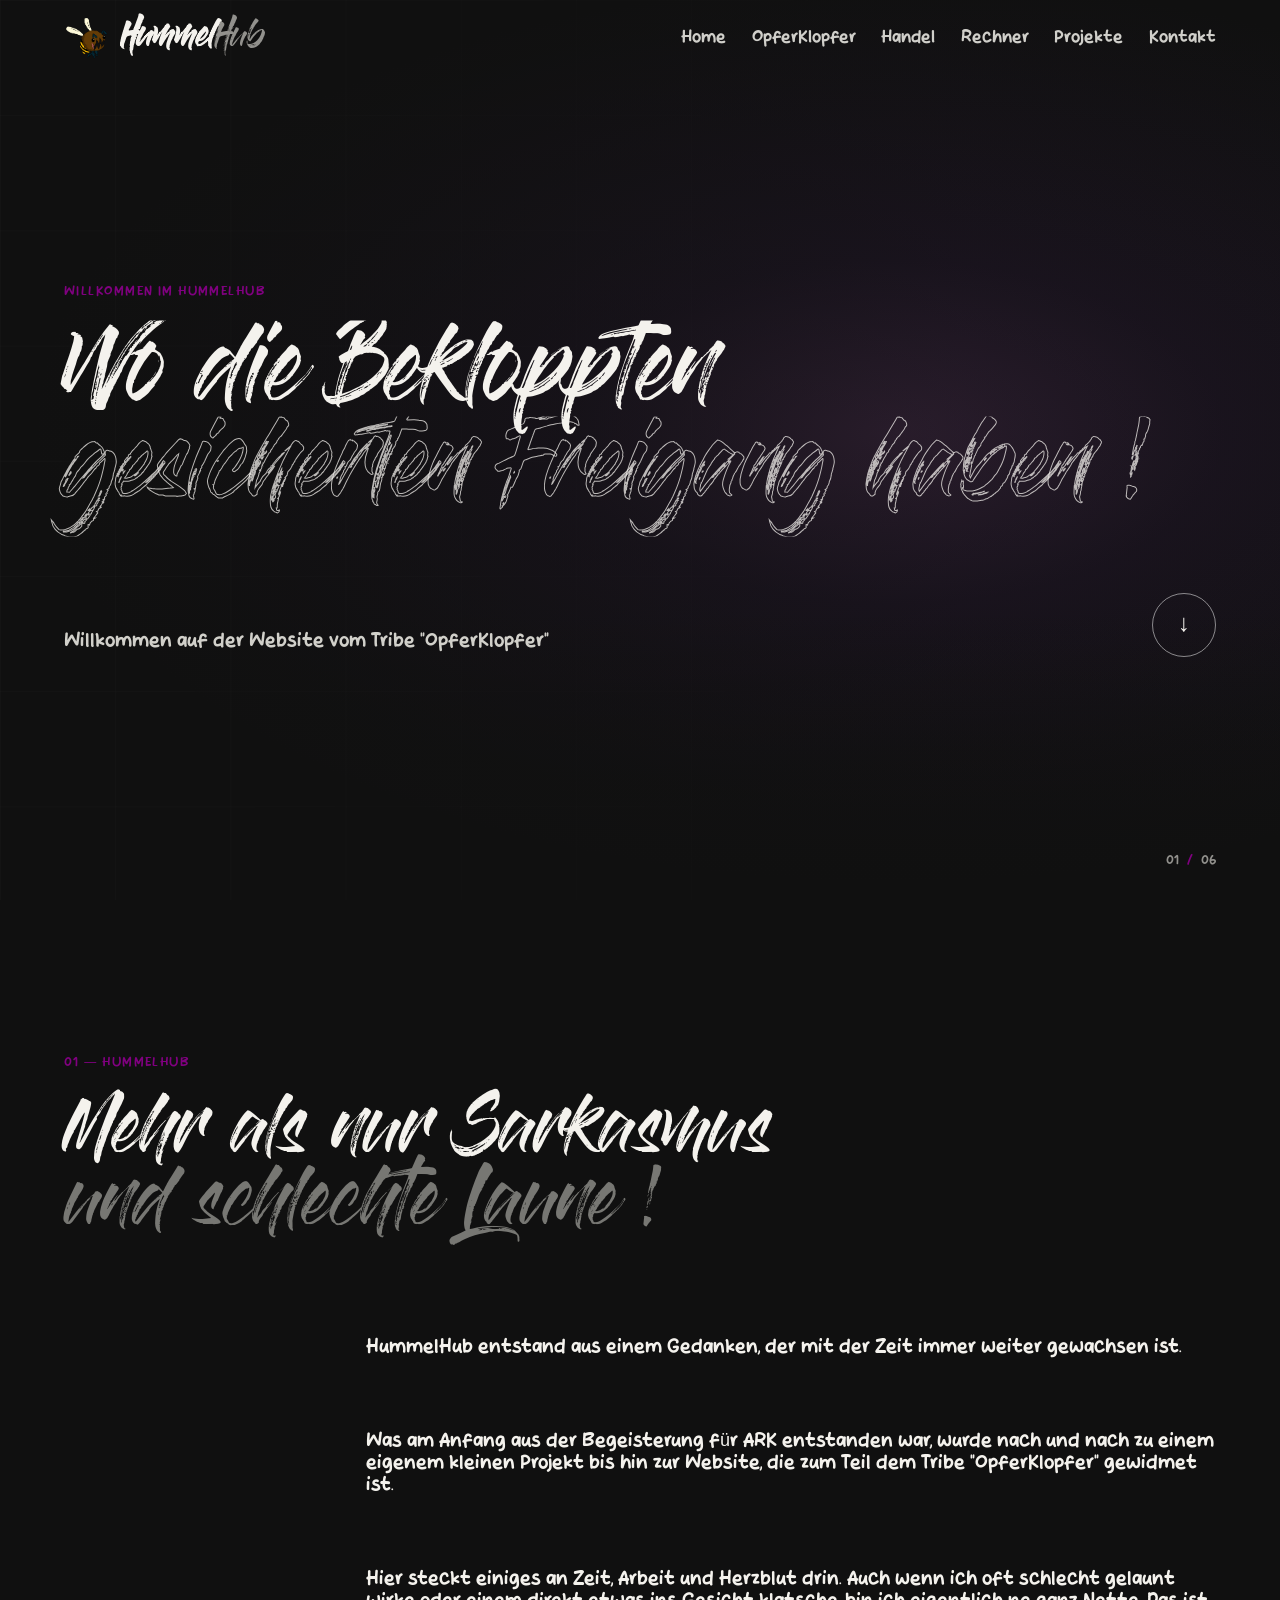
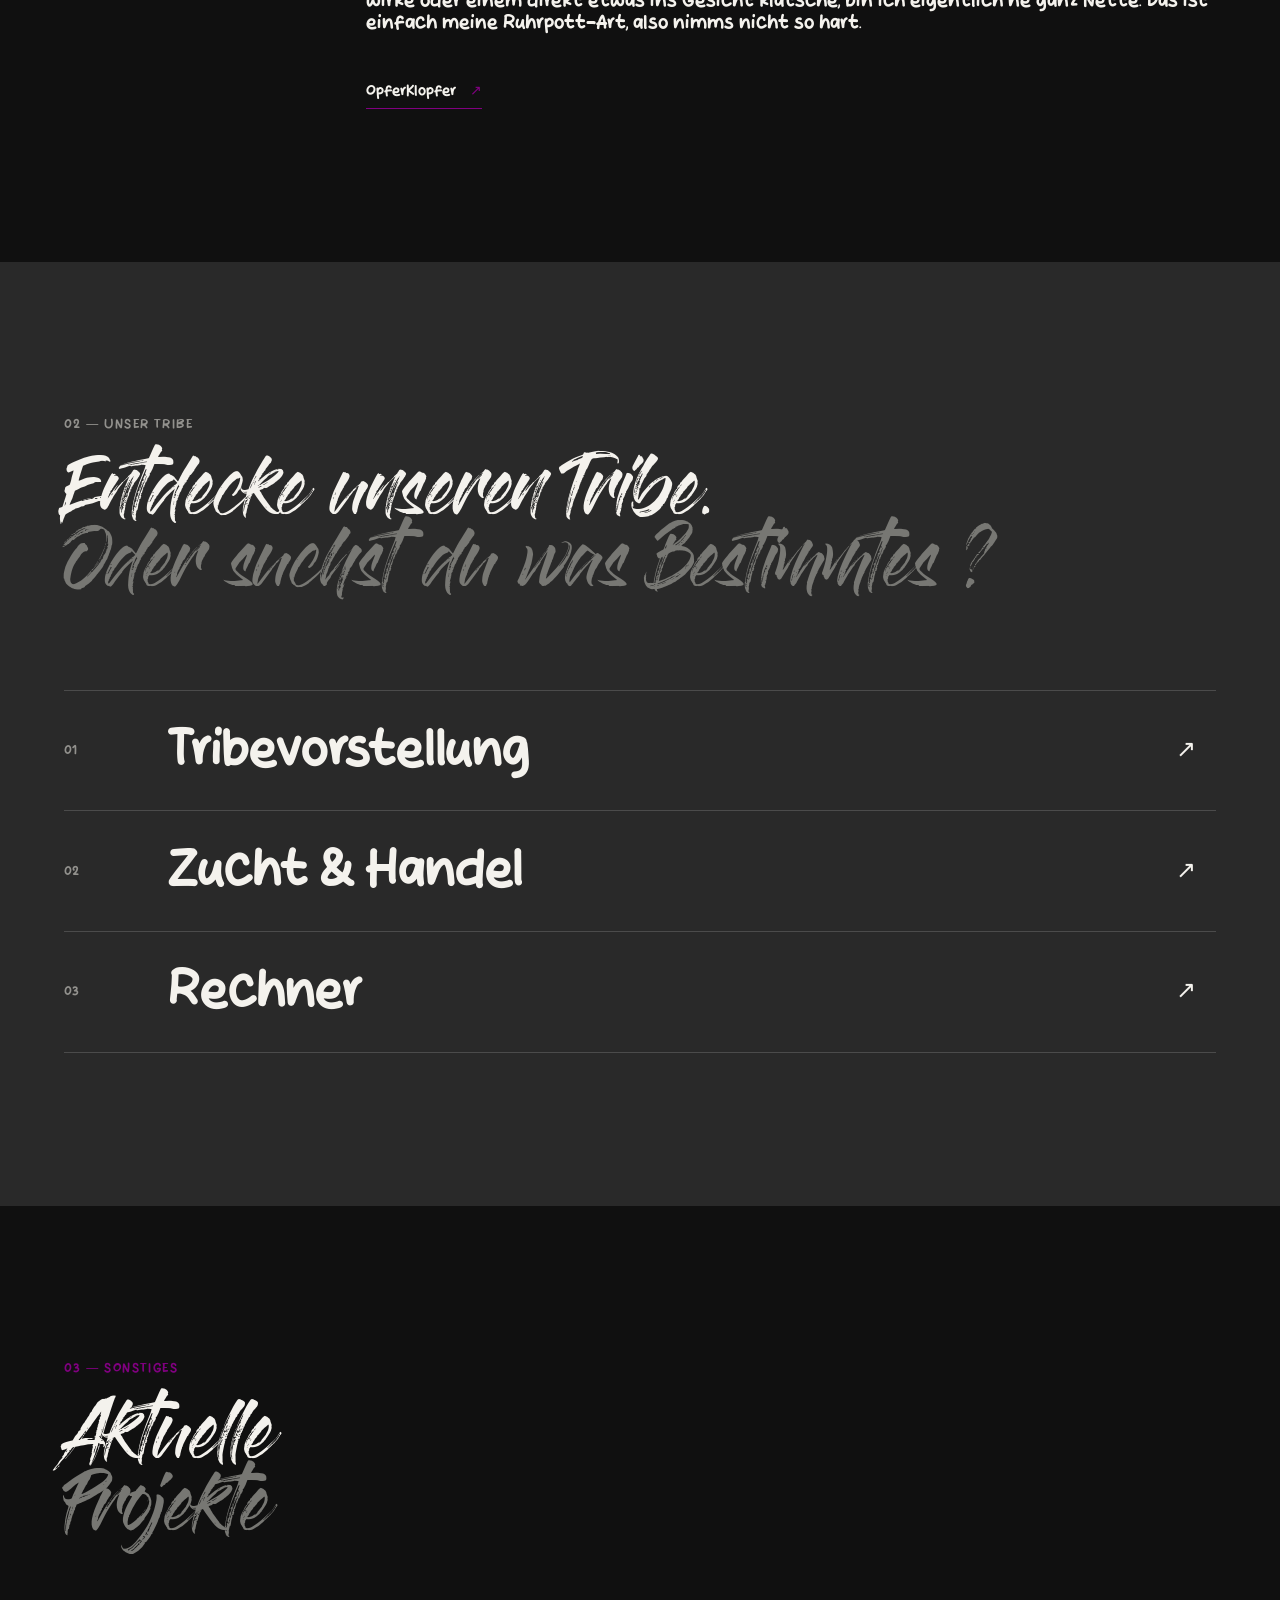
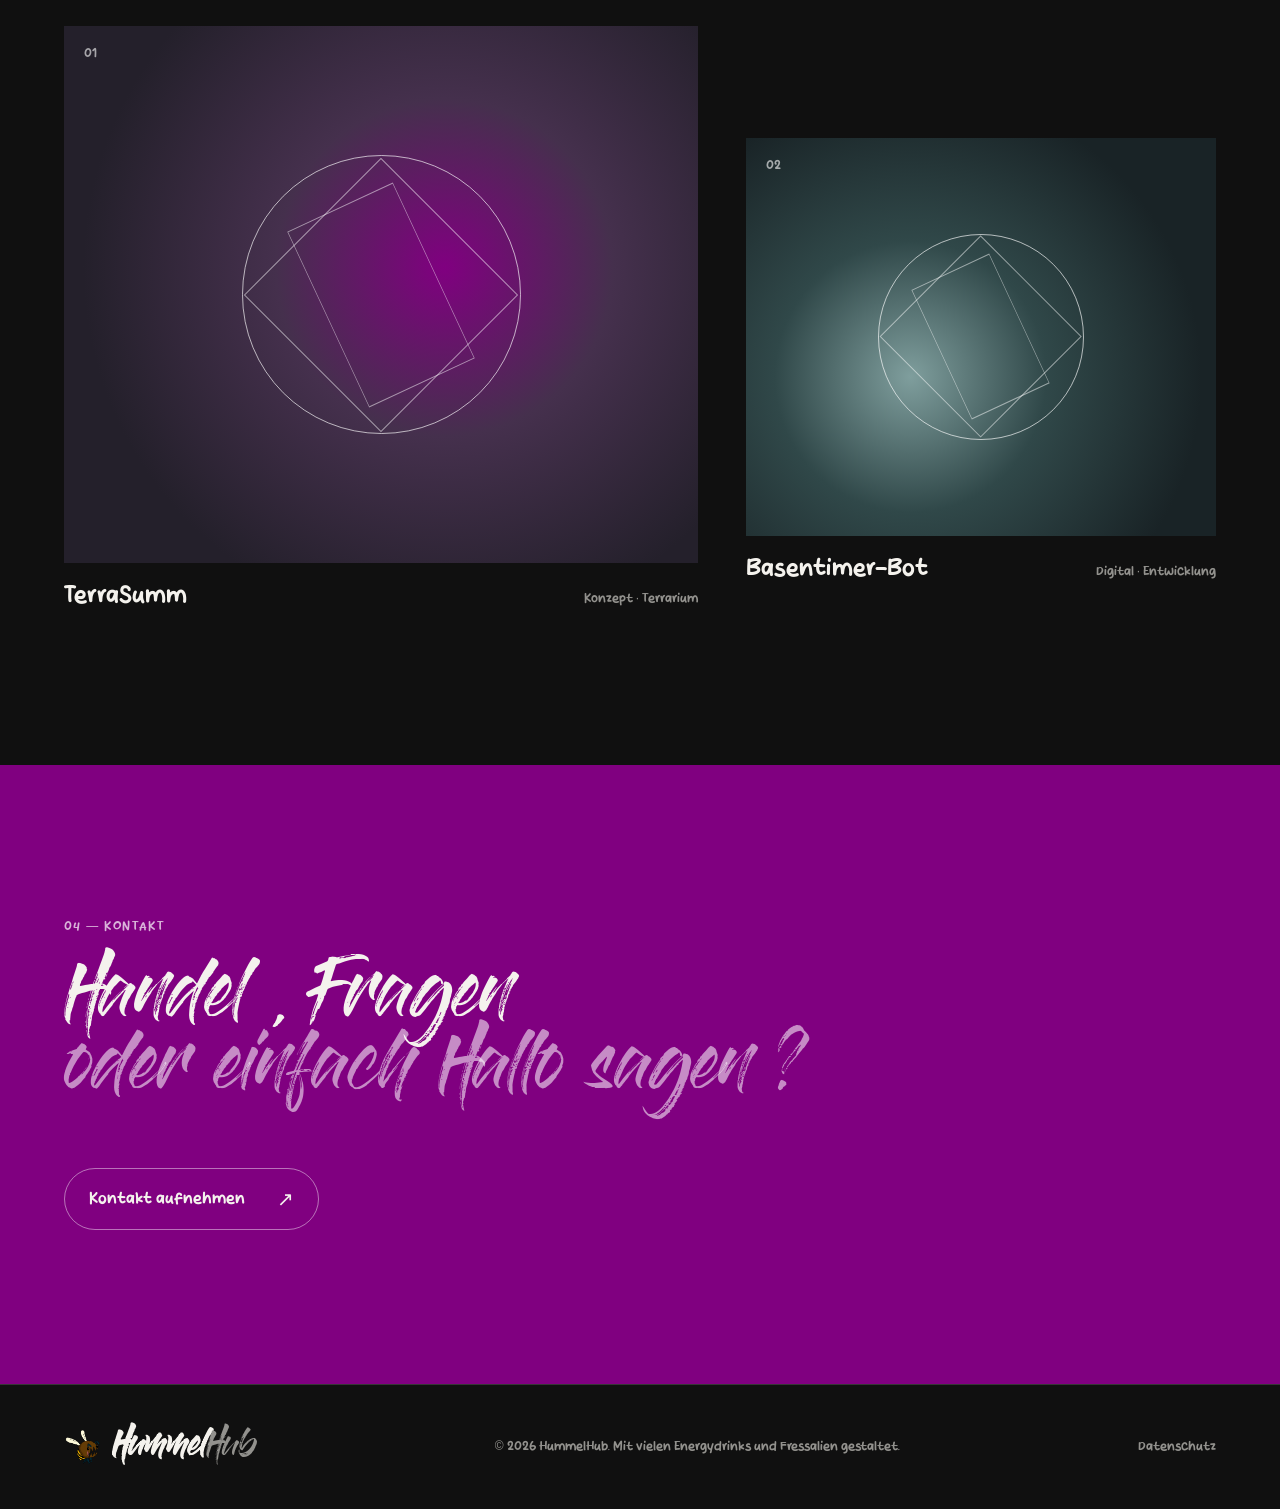
<file: index.html>
<!doctype html>
<html lang="de" data-theme="dark">
<head>
    <meta charset="utf-8">
    <meta name="viewport" content="width=device-width, initial-scale=1">
    <meta name="description" content="HummelHub">

    <title>HummelHub – Home</title>

    <link rel="preconnect" href="https://fonts.googleapis.com">
    <link rel="preconnect" href="https://fonts.gstatic.com" crossorigin>
    <link rel="stylesheet" href="css/style.css">
</head>

<body>

    <!-- HEADER -->
    <header class="site-header" id="top">
        <a class="brand" href="index.html" aria-label="Zur Startseite">
            <img
                class="brand-logo"
                src="assets/images/Logo_Hummel.png"
                alt=""
            >
            <span>Hummel<span class="brand-light">Hub</span></span>
        </a>

        <nav class="desktop-nav" aria-label="Hauptnavigation">
            <a href="index.html">Home</a>
            <a href="opferklopfer.html">OpferKlopfer</a>
            <a href="handel.html">Handel</a>
            <a href="rechner.html">Rechner</a>
            <a href="projekte.html">Projekte</a>
            <a href="kontakt.html">Kontakt</a>
        </nav>

        <button class="menu-toggle" aria-label="Menü öffnen" aria-expanded="false">
            <span></span>
            <span></span>
        </button>
    </header>


    <!-- MOBILE NAVIGATION -->
    <div class="menu-overlay" aria-hidden="true">
        <nav aria-label="Mobiles Menü">
            <a href="index.html">Home <span>01</span></a>
            <a href="opferklopfer.html">OpferKlopfer <span>02</span></a>
            <a href="handel.html">Handel <span>03</span></a>
            <a href="rechner.html">Rechner <span>04</span></a>
            <a href="projekte.html">Projekte <span>05</span></a>
            <a href="kontakt.html">Kontakt <span>06</span></a>
        </nav>

        <p class="menu-note">Such dir was passendes aus</p>
    </div>


    <!-- HAUPTINHALT -->
    <main>

        <!-- HERO -->
        <section class="hero">
            <div class="hero-media" aria-hidden="true">
                <!-- Eigenes Video später hier einfügen:
                <video src="assets/hero.mp4" autoplay muted loop playsinline></video>
                -->
                <div class="hero-gradient"></div>
                <div class="hero-grid"></div>
            </div>

            <div class="hero-content">
                <p class="eyebrow reveal">WILLKOMMEN IM HUMMELHUB</p>

                <h1 class="hero-title">
                    <span>Wo  die  Bekloppten</span>
                    <span class="outline">gesicherten  Freigang  haben !</span>
                </h1>

                <div class="hero-bottom">
                    <p class="hero-copy reveal">
                        Willkommen  auf  der  Website  vom  Tribe  "OpferKlopfer"
                    </p>

                    <a class="circle-link" href="#about" aria-label="Weiter entdecken">
                        <span>↓</span>
                    </a>
                </div>
            </div>

            <div class="hero-index">01 <span>/</span> 06</div>
        </section>


        <!-- INTRO -->
        <section class="intro section-pad" id="about">
            <p class="eyebrow reveal">01 — HUMMELHUB</p>

            <h2 class="reveal">
                Mehr  als  nur  Sarkasmus
                <br>
                <span class="muted">und  schlechte  Laune !</span>
            </h2>

            <div class="intro-foot">
                </p>
                    HummelHub entstand aus einem Gedanken, der mit der Zeit immer weiter gewachsen ist.
                </p>

                </p>
                    Was am Anfang aus der Begeisterung für ARK entstanden war, wurde nach
                    und nach zu einem eigenem kleinen Projekt bis hin zur Website, die zum Teil
                    dem Tribe "OpferKlopfer" gewidmet ist.
                </p>

                </p>
                    Hier steckt einiges an Zeit, Arbeit und Herzblut drin. Auch wenn
                    ich oft schlecht gelaunt wirke oder einem direkt etwas ins Gesicht
                    klatsche, bin ich eigentlich ne ganz Nette.

                    Das ist einfach meine Ruhrpott-Art, also nimms nicht so hart.
                </p>

                <a class="text-link" href="#services">
                    OpferKlopfer <span>↗</span>
                </a>
            </div>
        </section>


        <!-- BEREICHE -->
        <section class="services section-pad" id="services">
            <div class="section-heading">
                <p class="eyebrow reveal">02 — UNSER TRIBE</p>

                <h2 class="reveal">
                    Entdecke  unseren  Tribe.
                    <br>
                    <span class="muted">Oder  suchst  du  was  Bestimmtes ?</span>
                </h2>
            </div>

            <div class="service-list">
                <a class="service-item" href="opferklopfer.html">
                    <span class="service-num">01</span>
                    <h3>Tribevorstellung</h3>
                    <span class="service-arrow">↗</span>
                </a>

                <a class="service-item" href="handel.html">
                    <span class="service-num">02</span>
                    <h3>Zucht & Handel</h3>
                    <span class="service-arrow">↗</span>
                </a>

                <a class="service-item" href="rechner.html">
                    <span class="service-num">03</span>
                    <h3>Rechner</h3>
                    <span class="service-arrow">↗</span>
                </a>
            </div>
        </section>


        <!-- PROJEKTE -->
        <section class="projects section-pad" id="projects">
            <div class="projects-head">
                <p class="eyebrow reveal">03 — SONSTIGES</p>

                <h2 class="reveal">
                    Aktuelle
                    <br>
                    <span class="muted">Projekte</span>
                </h2>
            </div>

            <div class="project-grid">
                <article class="project-card project-large">
                    <div class="project-art art-one">
                        <span>01</span>
                        <div class="art-shape"></div>
                    </div>

                    <div class="project-meta">
                        <h3>TerraSumm</h3>
                        <p>Konzept · Terrarium</p>
                    </div>
                </article>

                <article class="project-card">
                    <div class="project-art art-two">
                        <span>02</span>
                        <div class="art-shape"></div>
                    </div>

                    <div class="project-meta">
                        <h3>Basentimer-Bot</h3>
                        <p>Digital · Entwicklung</p>
                    </div>
                </article>
            </div>
        </section>


        <!-- KONTAKT -->
        <section class="contact section-pad" id="contact">
            <p class="eyebrow reveal">04 — KONTAKT</p>

            <h2 class="reveal">
                Handel ,  Fragen
                <br>
                <span class="muted">oder  einfach  Hallo  sagen ?</span>
            </h2>

            <a class="contact-link" href="kontakt.html">
                Kontakt  aufnehmen <span>↗</span>
            </a>
        </section>

    </main>


    <!-- FOOTER -->
    <footer class="site-footer">
        <a class="brand" href="index.html">
            <img
                class="brand-logo"
                src="assets/images/Logo_Hummel.png"
                alt=""
            >
            <span>Hummel<span class="brand-light">Hub</span></span>
        </a>

        <p>
            © <span id="year"></span> HummelHub.
            Mit vielen Energydrinks und Fressalien gestaltet.
        </p>

        <div class="footer-links">
            <a href="datenschutz.html">Datenschutz</a>
        </div>
    </footer>


    <!-- JAVASCRIPT -->
    <script src="js/main.js"></script>

</body>
</html>
</file>
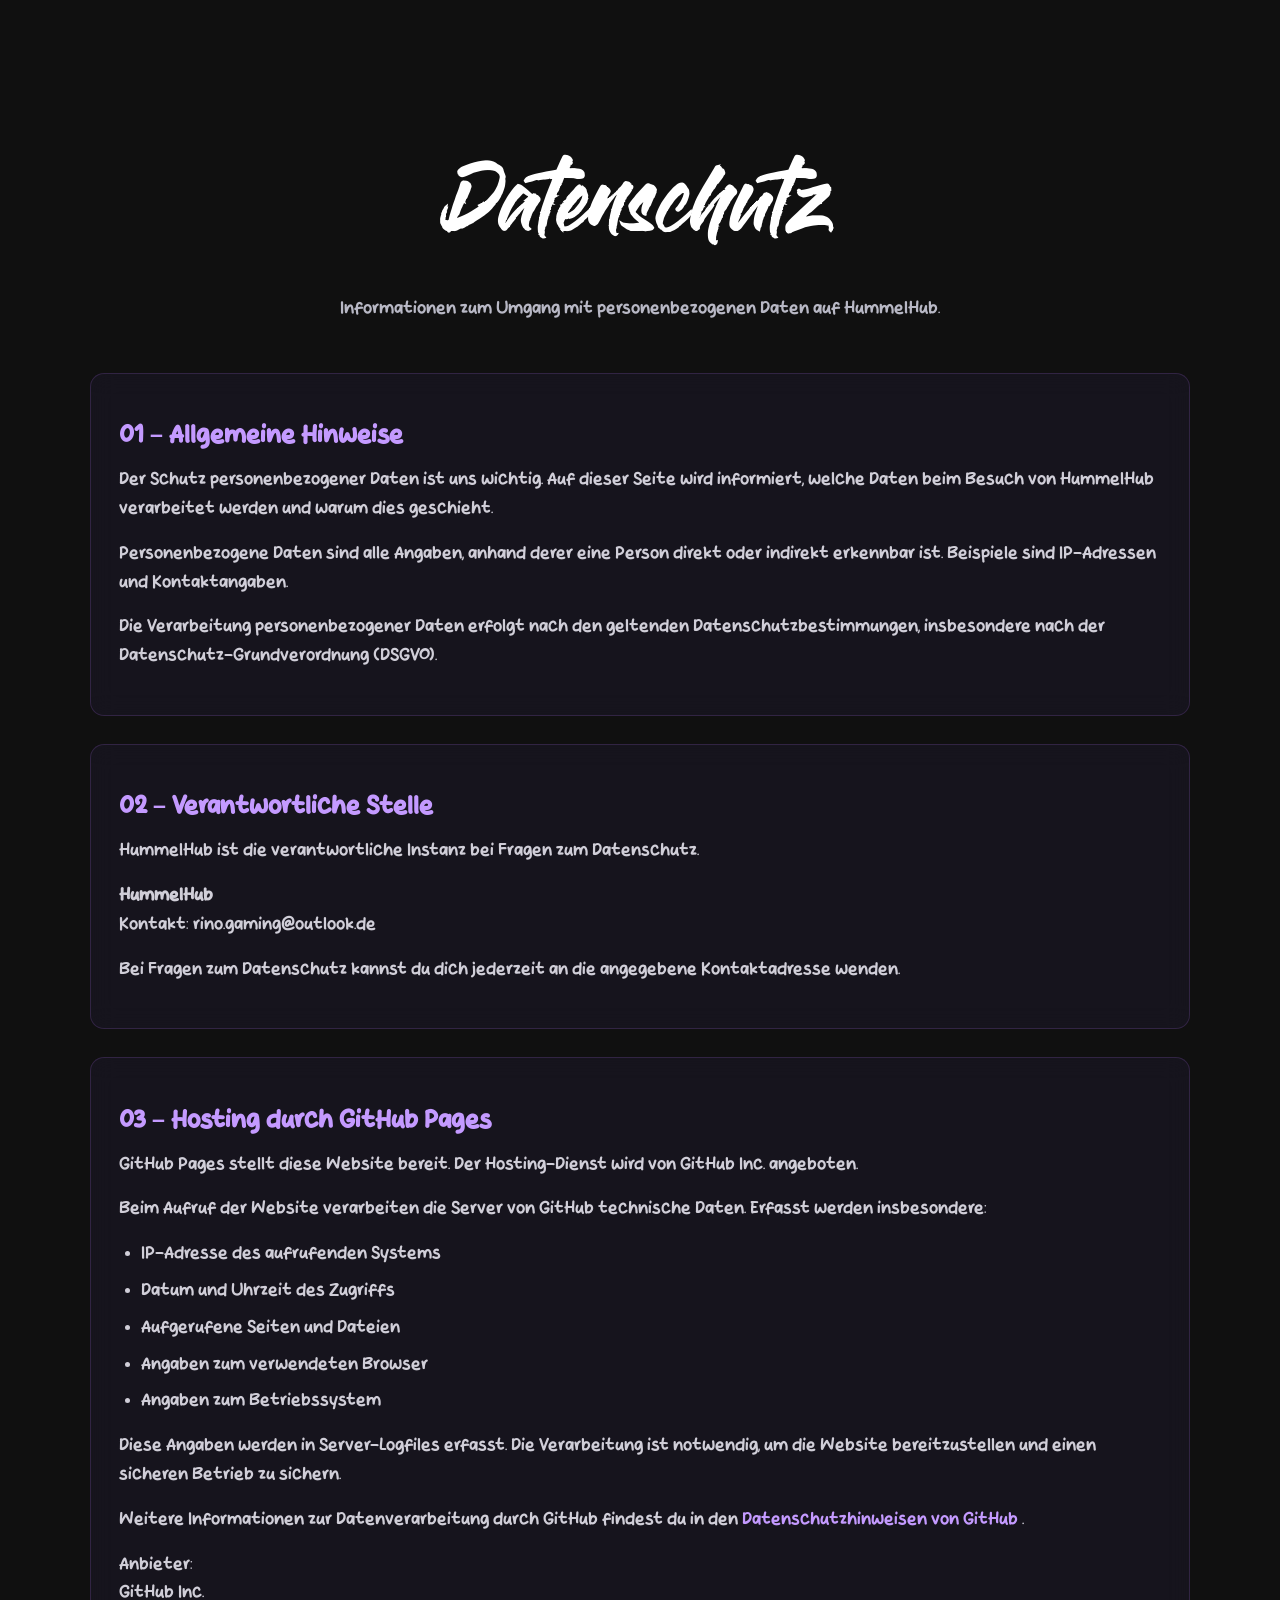
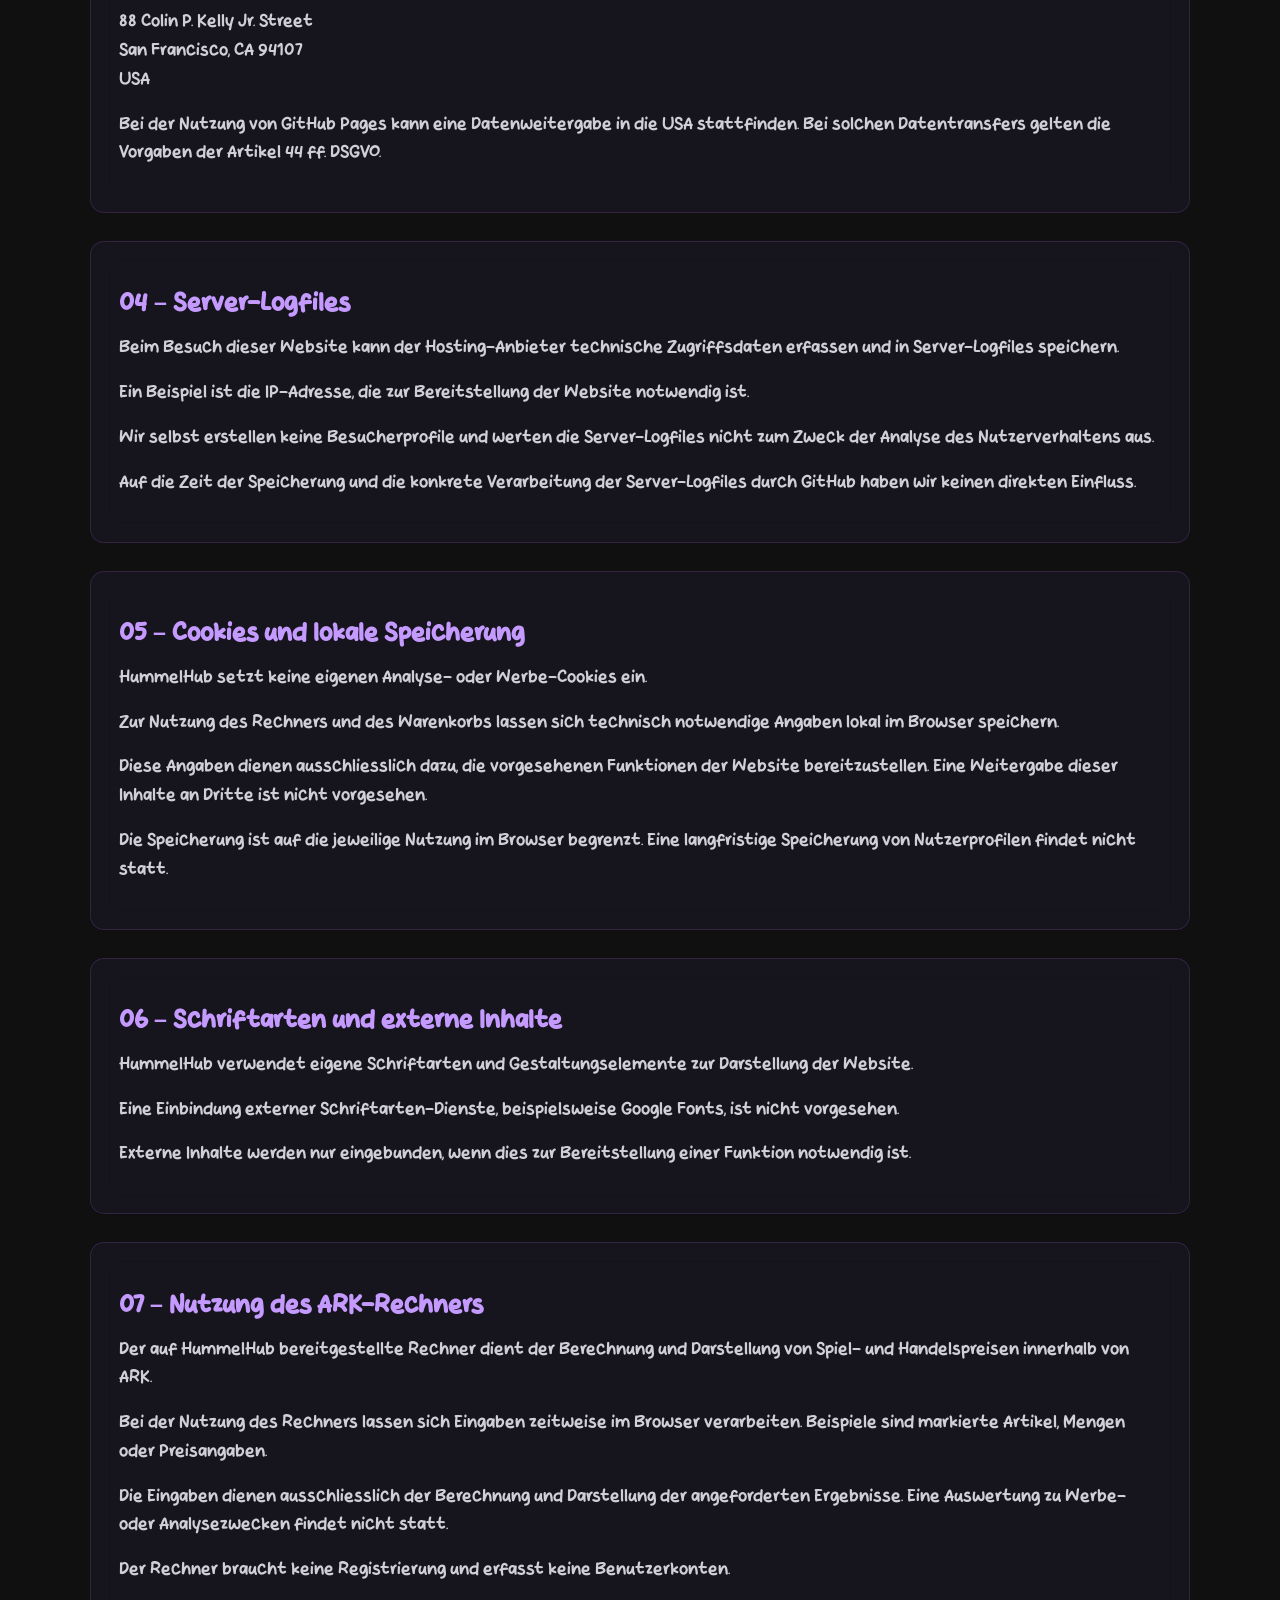
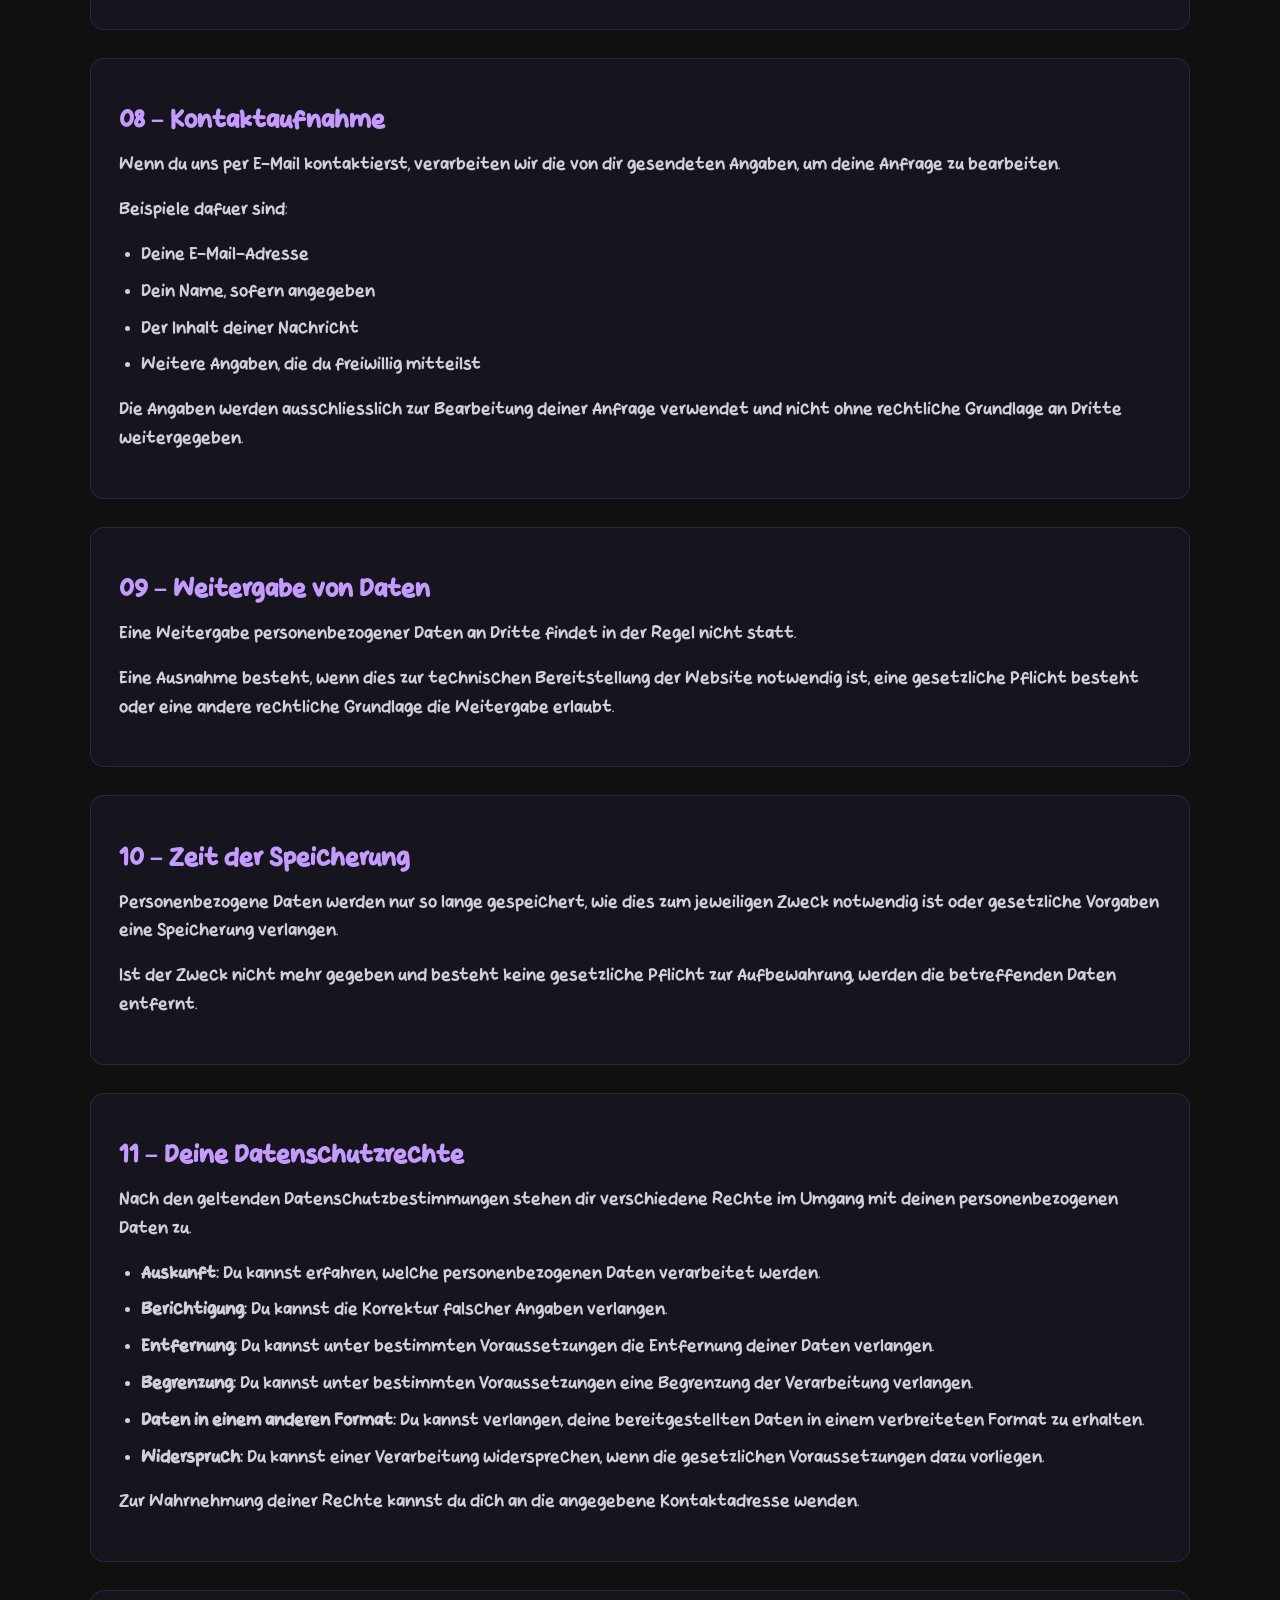
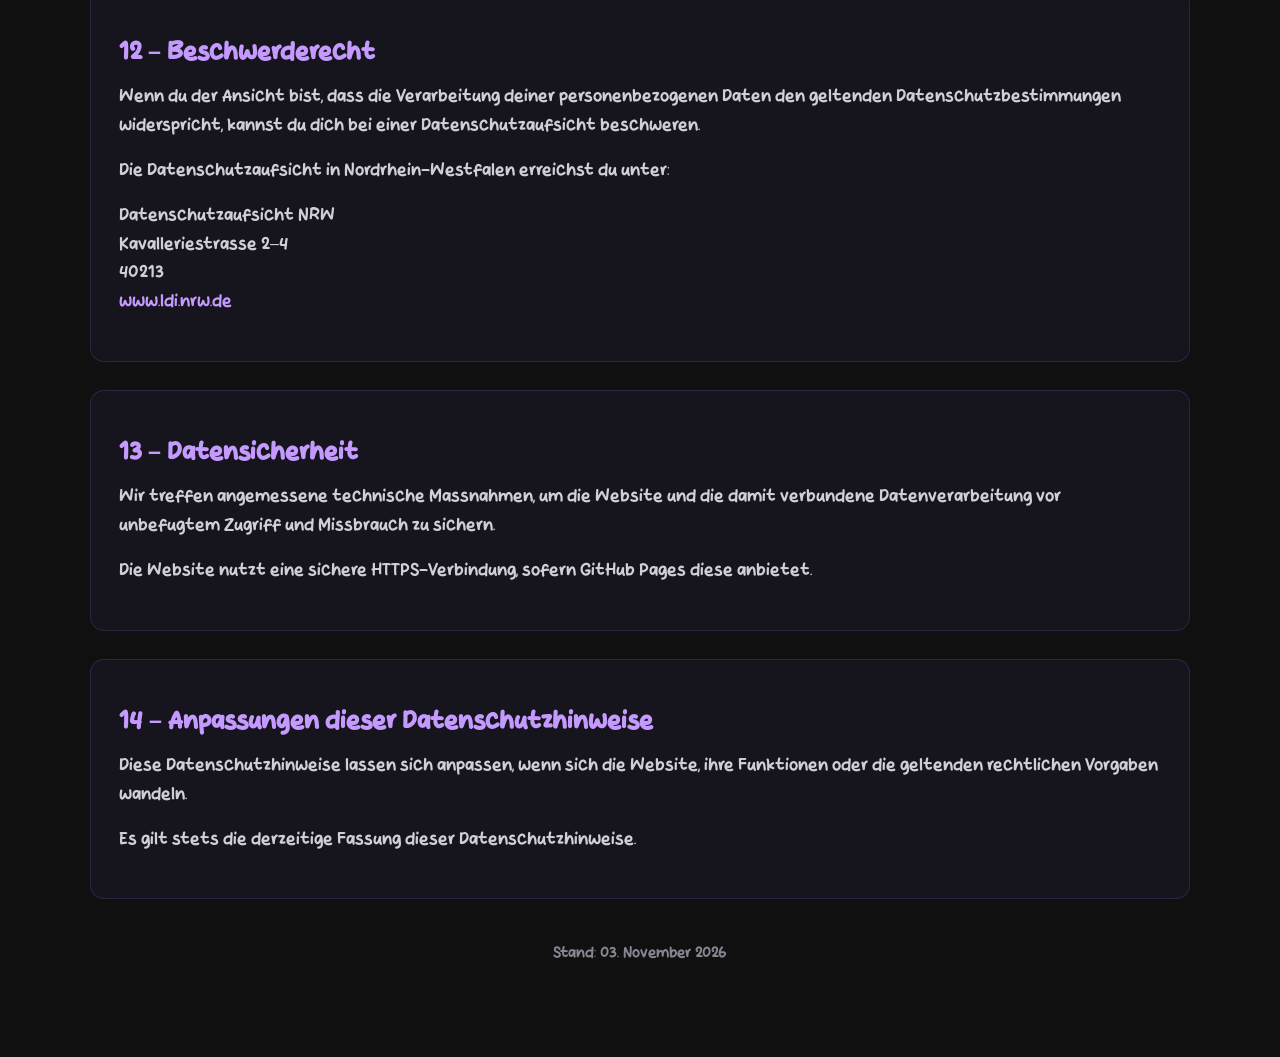
<file: datenschutz.html>
<!DOCTYPE html>
<html lang="de">
<head>
    <meta charset="UTF-8">
    <meta name="viewport" content="width=device-width, initial-scale=1.0">

    <title>Datenschutz | HummelHub</title>

    <link rel="stylesheet" href="css/style.css">

    <style>
        .privacy-page {
            width: min(1100px, 92%);
            margin: 0 auto;
            padding: 100px 0 80px;
        }

        .privacy-header {
            margin-bottom: 55px;
            text-align: center;
        }

        .privacy-header h1 {
            font-family: "Gloss and Blooms", sans-serif;
            font-size: clamp(2.5rem, 5vw, 4rem);
            color: #ffffff;
            margin-bottom: 15px;
        }

        .privacy-header p {
            font-family: "Cheflat", sans-serif;
            color: #b8b8c5;
            font-size: 1rem;
        }

        .privacy-content {
            display: flex;
            flex-direction: column;
            gap: 28px;
        }

        .privacy-section {
            padding: 28px;
            border: 1px solid rgba(160, 100, 220, 0.2);
            border-radius: 14px;
            background: rgba(25, 22, 34, 0.75);
            backdrop-filter: blur(12px);
        }

        .privacy-section h2 {
            font-family: "Cheflat", sans-serif;
            font-size: 1.45rem;
            color: #c49aff;
            margin-bottom: 16px;
        }

        .privacy-section h3 {
            font-family: "Cheflat", sans-serif;
            font-size: 1.1rem;
            color: #ffffff;
            margin: 22px 0 10px;
        }

        .privacy-section p,
        .privacy-section li {
            font-family: "Cheflat", sans-serif;
            font-size: 1rem;
            line-height: 1.8;
            color: #d0ced8;
        }

        .privacy-section p + p {
            margin-top: 12px;
        }

        .privacy-section ul {
            padding-left: 22px;
            margin: 12px 0;
        }

        .privacy-section li {
            margin-bottom: 8px;
        }

        .privacy-section a {
            color: #c49aff;
            text-decoration: none;
            transition: color 0.2s ease;
        }

        .privacy-section a:hover {
            color: #ffffff;
        }

        .privacy-note {
            padding: 18px 22px;
            border-left: 3px solid #a66be8;
            background: rgba(166, 107, 232, 0.08);
            border-radius: 0 8px 8px 0;
            margin-top: 18px;
        }

        .privacy-updated {
            margin-top: 45px;
            text-align: center;
            font-family: "Cheflat", sans-serif;
            color: #888592;
            font-size: 0.9rem;
        }

        @media (max-width: 768px) {
            .privacy-page {
                padding: 65px 0 55px;
            }

            .privacy-section {
                padding: 22px 18px;
            }

            .privacy-section h2 {
                font-size: 1.25rem;
            }
        }

        @media (prefers-reduced-motion: reduce) {
            .privacy-section a {
                transition: none;
            }
        }
    </style>
</head>

<body>

    <main class="privacy-page">

        <header class="privacy-header">
            <h1>Datenschutz</h1>
            <p>Informationen zum Umgang mit personenbezogenen Daten auf HummelHub.</p>
        </header>

        <div class="privacy-content">

            <section class="privacy-section">
                <h2>01 – Allgemeine Hinweise</h2>

                <p>
                    Der Schutz personenbezogener Daten ist uns wichtig.
                    Auf dieser Seite wird informiert, welche Daten
                    beim Besuch von HummelHub verarbeitet werden und
                    warum dies geschieht.
                </p>

                <p>
                    Personenbezogene Daten sind alle Angaben, anhand derer
                    eine Person direkt oder indirekt erkennbar ist.
                    Beispiele sind IP-Adressen und Kontaktangaben.
                </p>

                <p>
                    Die Verarbeitung personenbezogener Daten erfolgt nach
                    den geltenden Datenschutzbestimmungen, insbesondere
                    nach der Datenschutz-Grundverordnung (DSGVO).
                </p>
            </section>

            <section class="privacy-section">
                <h2>02 – Verantwortliche Stelle</h2>

                <p>
                    HummelHub ist die verantwortliche Instanz bei Fragen
                    zum Datenschutz.
                </p>

                <p>
                    <strong>HummelHub</strong><br>
                    Kontakt: rino.gaming@outlook.de
                </p>

                <p>
                    Bei Fragen zum Datenschutz kannst du dich jederzeit
                    an die angegebene Kontaktadresse wenden.
                </p>
            </section>

            <section class="privacy-section">
                <h2>03 – Hosting durch GitHub Pages</h2>

                <p>
                    GitHub Pages stellt diese Website bereit.
                    Der Hosting-Dienst wird von GitHub Inc. angeboten.
                </p>

                <p>
                    Beim Aufruf der Website verarbeiten die Server von
                    GitHub technische Daten. Erfasst werden insbesondere:
                </p>

                <ul>
                    <li>IP-Adresse des aufrufenden Systems</li>
                    <li>Datum und Uhrzeit des Zugriffs</li>
                    <li>Aufgerufene Seiten und Dateien</li>
                    <li>Angaben zum verwendeten Browser</li>
                    <li>Angaben zum Betriebssystem</li>
                </ul>

                <p>
                    Diese Angaben werden in Server-Logfiles erfasst.
                    Die Verarbeitung ist notwendig, um die Website
                    bereitzustellen und einen sicheren Betrieb zu sichern.
                </p>

                <p>
                    Weitere Informationen zur Datenverarbeitung durch
                    GitHub findest du in den
                    <a href="https://docs.github.com/en/site-policy/privacy-policies/github-general-privacy-statement"
                       target="_blank"
                       rel="noopener noreferrer">
                        Datenschutzhinweisen von GitHub
                    </a>.
                </p>

                <p>
                    Anbieter:
                    <br>
                    GitHub Inc.
                    <br>
                    88 Colin P. Kelly Jr. Street
                    <br>
                    San Francisco, CA 94107
                    <br>
                    USA
                </p>

                <p>
                    Bei der Nutzung von GitHub Pages kann eine
                    Datenweitergabe in die USA stattfinden. Bei solchen
                    Datentransfers gelten die Vorgaben der
                    Artikel 44 ff. DSGVO.
                </p>
            </section>

            <section class="privacy-section">
                <h2>04 – Server-Logfiles</h2>

                <p>
                    Beim Besuch dieser Website kann der Hosting-Anbieter
                    technische Zugriffsdaten erfassen und in
                    Server-Logfiles speichern.
                </p>

                <p>
                    Ein Beispiel ist die IP-Adresse, die zur
                    Bereitstellung der Website notwendig ist.
                </p>

                <p>
                    Wir selbst erstellen keine Besucherprofile und
                    werten die Server-Logfiles nicht zum Zweck der
                    Analyse des Nutzerverhaltens aus.
                </p>

                <p>
                    Auf die Zeit der Speicherung und die konkrete Verarbeitung
                    der Server-Logfiles durch GitHub haben wir keinen
                    direkten Einfluss.
                </p>
            </section>

            <section class="privacy-section">
                <h2>05 – Cookies und lokale Speicherung</h2>

                <p>
                    HummelHub setzt keine eigenen Analyse- oder
                    Werbe-Cookies ein.
                </p>

                <p>
                    Zur Nutzung des Rechners und des Warenkorbs
                    lassen sich technisch notwendige Angaben lokal im
                    Browser speichern.
                </p>

                <p>
                    Diese Angaben dienen ausschliesslich dazu, die
                    vorgesehenen Funktionen der Website bereitzustellen.
                    Eine Weitergabe dieser Inhalte an Dritte ist nicht
                    vorgesehen.
                </p>

                <p>
                    Die Speicherung ist auf die jeweilige Nutzung im
                    Browser begrenzt. Eine langfristige Speicherung
                    von Nutzerprofilen findet nicht statt.
                </p>
            </section>

            <section class="privacy-section">
                <h2>06 – Schriftarten und externe Inhalte</h2>

                <p>
                    HummelHub verwendet eigene Schriftarten und
                    Gestaltungselemente zur Darstellung der Website.
                </p>

                <p>
                    Eine Einbindung externer Schriftarten-Dienste,
                    beispielsweise Google Fonts, ist nicht vorgesehen.
                </p>

                <p>
                    Externe Inhalte werden nur eingebunden, wenn dies
                    zur Bereitstellung einer Funktion notwendig ist.
                </p>
            </section>

            <section class="privacy-section">
                <h2>07 – Nutzung des ARK-Rechners</h2>

                <p>
                    Der auf HummelHub bereitgestellte Rechner dient der
                    Berechnung und Darstellung von Spiel- und Handelspreisen
                    innerhalb von ARK.
                </p>

                <p>
                    Bei der Nutzung des Rechners lassen sich Eingaben
                    zeitweise im Browser verarbeiten.
                    Beispiele sind markierte Artikel, Mengen oder Preisangaben.
                </p>

                <p>
                    Die Eingaben dienen ausschliesslich der Berechnung
                    und Darstellung der angeforderten Ergebnisse.
                    Eine Auswertung zu Werbe- oder Analysezwecken
                    findet nicht statt.
                </p>

                <p>
                    Der Rechner braucht keine Registrierung und
                    erfasst keine Benutzerkonten.
                </p>
            </section>

            <section class="privacy-section">
                <h2>08 – Kontaktaufnahme</h2>

                <p>
                    Wenn du uns per E-Mail kontaktierst, verarbeiten wir
                    die von dir gesendeten Angaben, um deine Anfrage
                    zu bearbeiten.
                </p>

                <p>
                    Beispiele dafuer sind:
                </p>

                <ul>
                    <li>Deine E-Mail-Adresse</li>
                    <li>Dein Name, sofern angegeben</li>
                    <li>Der Inhalt deiner Nachricht</li>
                    <li>Weitere Angaben, die du freiwillig mitteilst</li>
                </ul>

                <p>
                    Die Angaben werden ausschliesslich zur Bearbeitung
                    deiner Anfrage verwendet und nicht ohne rechtliche
                    Grundlage an Dritte weitergegeben.
                </p>
            </section>

            <section class="privacy-section">
                <h2>09 – Weitergabe von Daten</h2>

                <p>
                    Eine Weitergabe personenbezogener Daten an Dritte
                    findet in der Regel nicht statt.
                </p>

                <p>
                    Eine Ausnahme besteht, wenn dies zur technischen
                    Bereitstellung der Website notwendig ist, eine
                    gesetzliche Pflicht besteht oder eine andere
                    rechtliche Grundlage die Weitergabe erlaubt.
                </p>
            </section>

            <section class="privacy-section">
                <h2>10 – Zeit der Speicherung</h2>

                <p>
                    Personenbezogene Daten werden nur so lange
                    gespeichert, wie dies zum jeweiligen Zweck
                    notwendig ist oder gesetzliche Vorgaben eine
                    Speicherung verlangen.
                </p>

                <p>
                    Ist der Zweck nicht mehr gegeben und besteht keine
                    gesetzliche Pflicht zur Aufbewahrung, werden die
                    betreffenden Daten entfernt.
                </p>
            </section>

            <section class="privacy-section">
                <h2>11 – Deine Datenschutzrechte</h2>

                <p>
                    Nach den geltenden Datenschutzbestimmungen stehen
                    dir verschiedene Rechte im Umgang mit deinen
                    personenbezogenen Daten zu.
                </p>

                <ul>
                    <li>
                        <strong>Auskunft:</strong>
                        Du kannst erfahren, welche personenbezogenen
                        Daten verarbeitet werden.
                    </li>

                    <li>
                        <strong>Berichtigung:</strong>
                        Du kannst die Korrektur falscher Angaben
                        verlangen.
                    </li>

                    <li>
                        <strong>Entfernung:</strong>
                        Du kannst unter bestimmten Voraussetzungen
                        die Entfernung deiner Daten verlangen.
                    </li>

                    <li>
                        <strong>Begrenzung:</strong>
                        Du kannst unter bestimmten Voraussetzungen
                        eine Begrenzung der Verarbeitung verlangen.
                    </li>

                    <li>
                        <strong>Daten in einem anderen Format:</strong>
                        Du kannst verlangen, deine bereitgestellten
                        Daten in einem verbreiteten Format zu erhalten.
                    </li>

                    <li>
                        <strong>Widerspruch:</strong>
                        Du kannst einer Verarbeitung widersprechen,
                        wenn die gesetzlichen Voraussetzungen
                        dazu vorliegen.
                    </li>
                </ul>

                <p>
                    Zur Wahrnehmung deiner Rechte kannst du dich
                    an die angegebene Kontaktadresse wenden.
                </p>
            </section>

            <section class="privacy-section">
                <h2>12 – Beschwerderecht</h2>

                <p>
                    Wenn du der Ansicht bist, dass die Verarbeitung
                    deiner personenbezogenen Daten den geltenden
                    Datenschutzbestimmungen widerspricht, kannst du
                    dich bei einer Datenschutzaufsicht beschweren.
                </p>

                <p>
                    Die Datenschutzaufsicht in Nordrhein-Westfalen
                    erreichst du unter:
                </p>

                <p>
                    Datenschutzaufsicht NRW
                    <br>
                    Kavalleriestrasse 2–4
                    <br>
                    40213
                    <br>
                    <a href="https://www.ldi.nrw.de/"
                       target="_blank"
                       rel="noopener noreferrer">
                        www.ldi.nrw.de
                    </a>
                </p>
            </section>

            <section class="privacy-section">
                <h2>13 – Datensicherheit</h2>

                <p>
                    Wir treffen angemessene technische Massnahmen,
                    um die Website und die damit verbundene
                    Datenverarbeitung vor unbefugtem Zugriff
                    und Missbrauch zu sichern.
                </p>

                <p>
                    Die Website nutzt eine sichere
                    HTTPS-Verbindung, sofern GitHub Pages diese
                    anbietet.
                </p>
            </section>

            <section class="privacy-section">
                <h2>14 – Anpassungen dieser Datenschutzhinweise</h2>

                <p>
                    Diese Datenschutzhinweise lassen sich anpassen,
                    wenn sich die Website, ihre Funktionen oder die
                    geltenden rechtlichen Vorgaben wandeln.
                </p>

                <p>
                    Es gilt stets die derzeitige Fassung dieser
                    Datenschutzhinweise.
                </p>
            </section>

        </div>

        <p class="privacy-updated">
            Stand: 03. November 2026
        </p>

    </main>

</body>
</html>
</file>
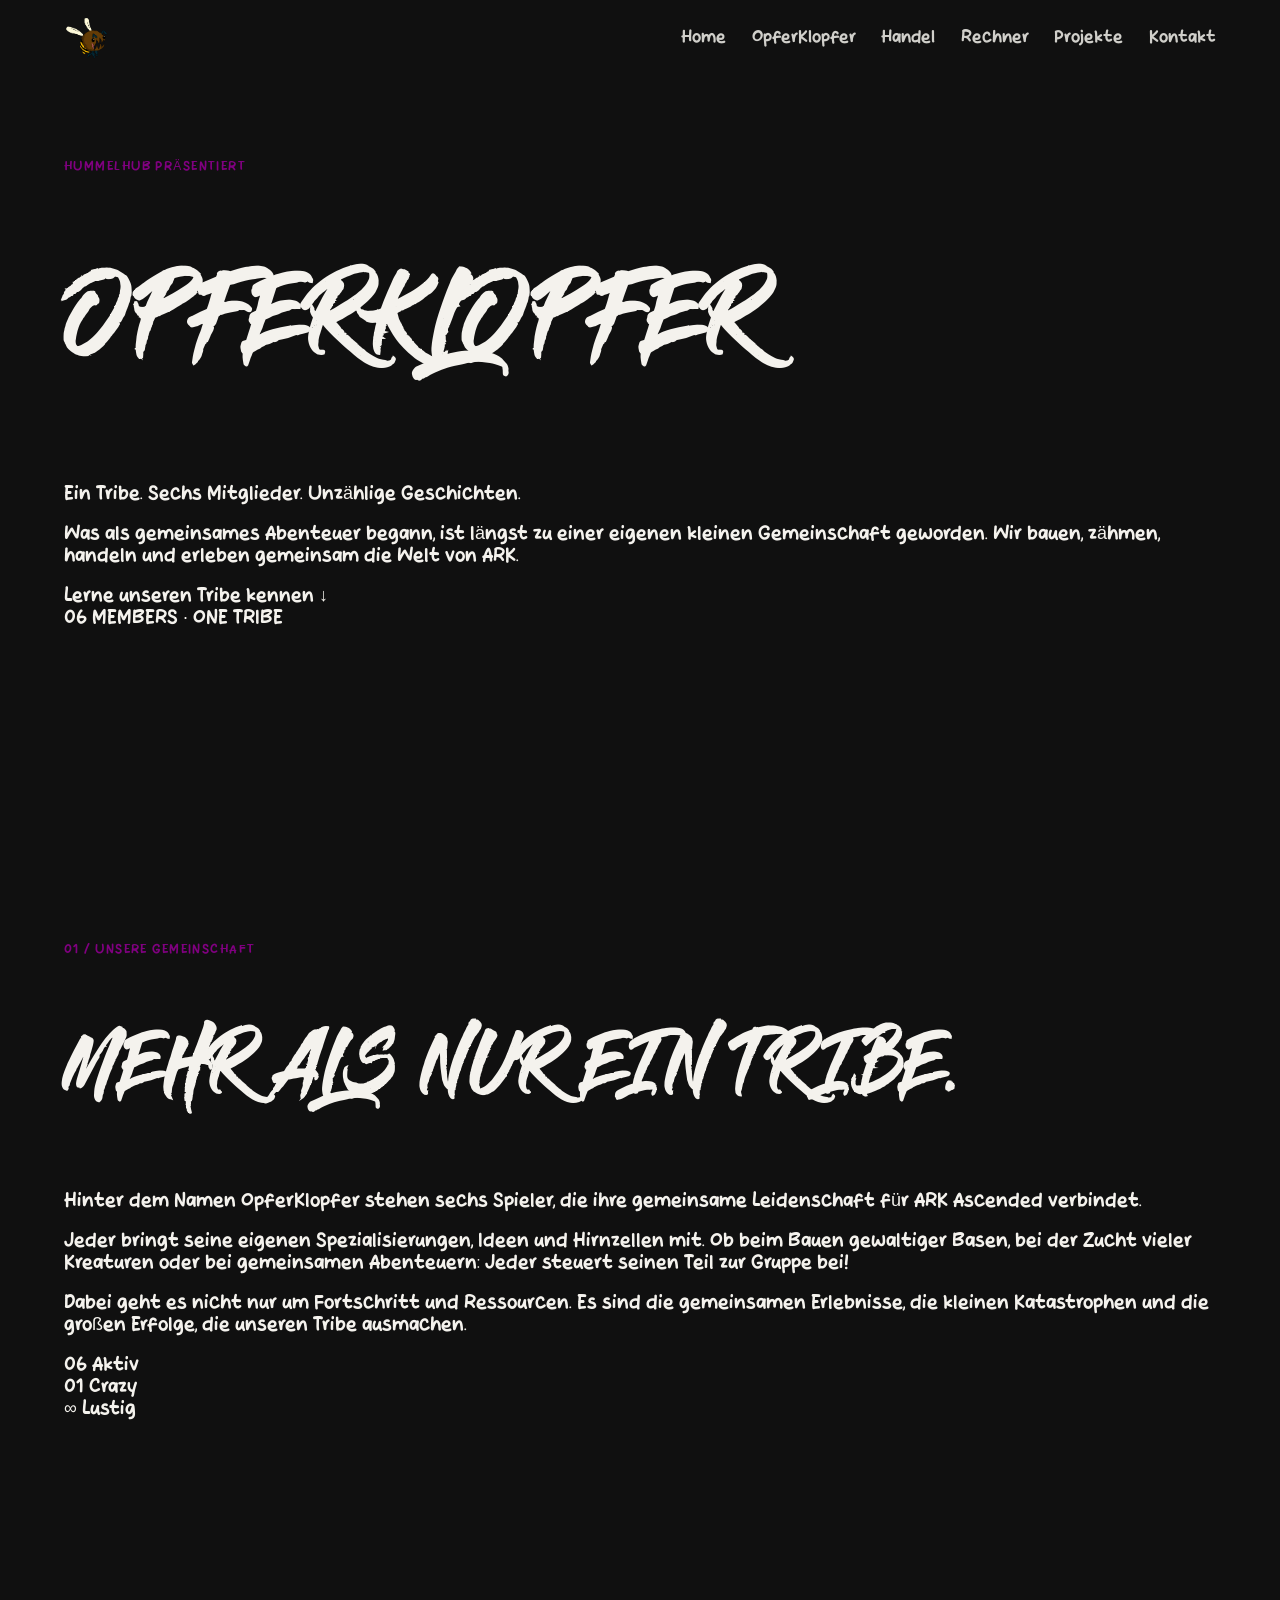
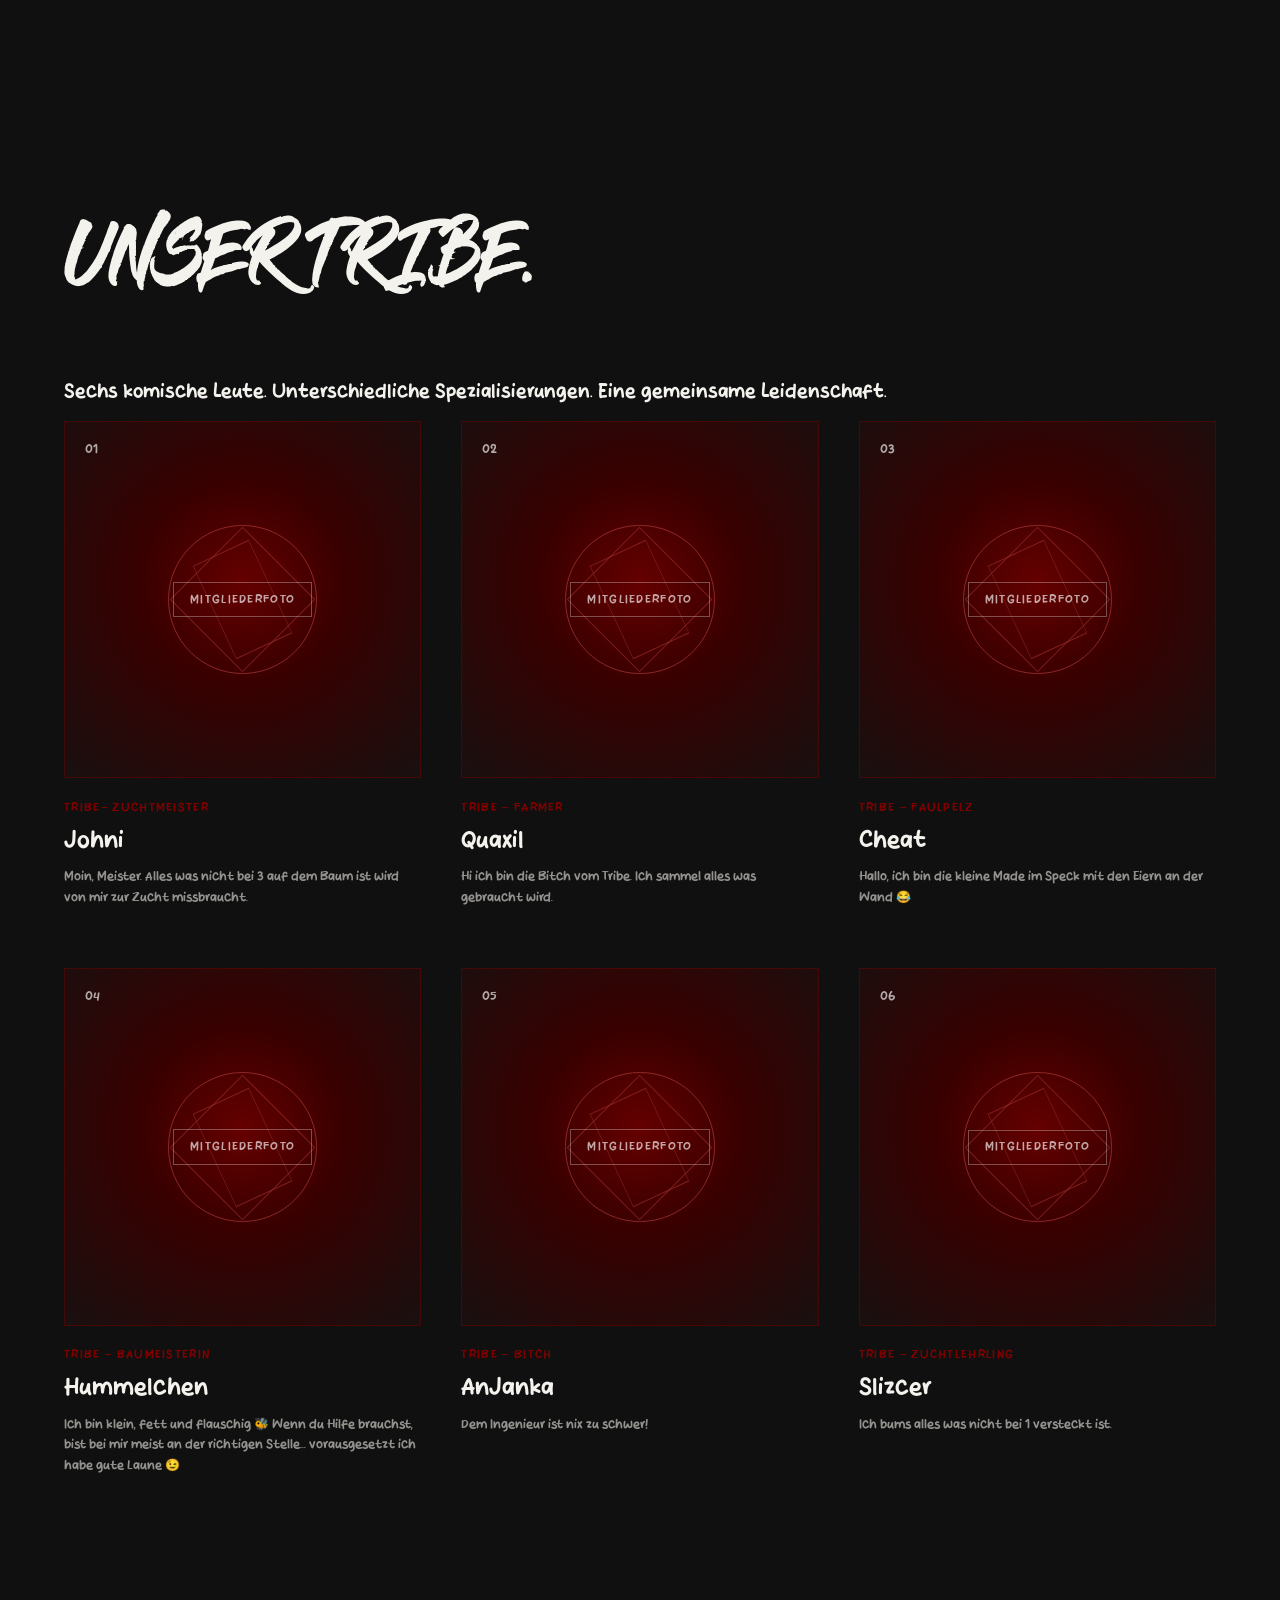
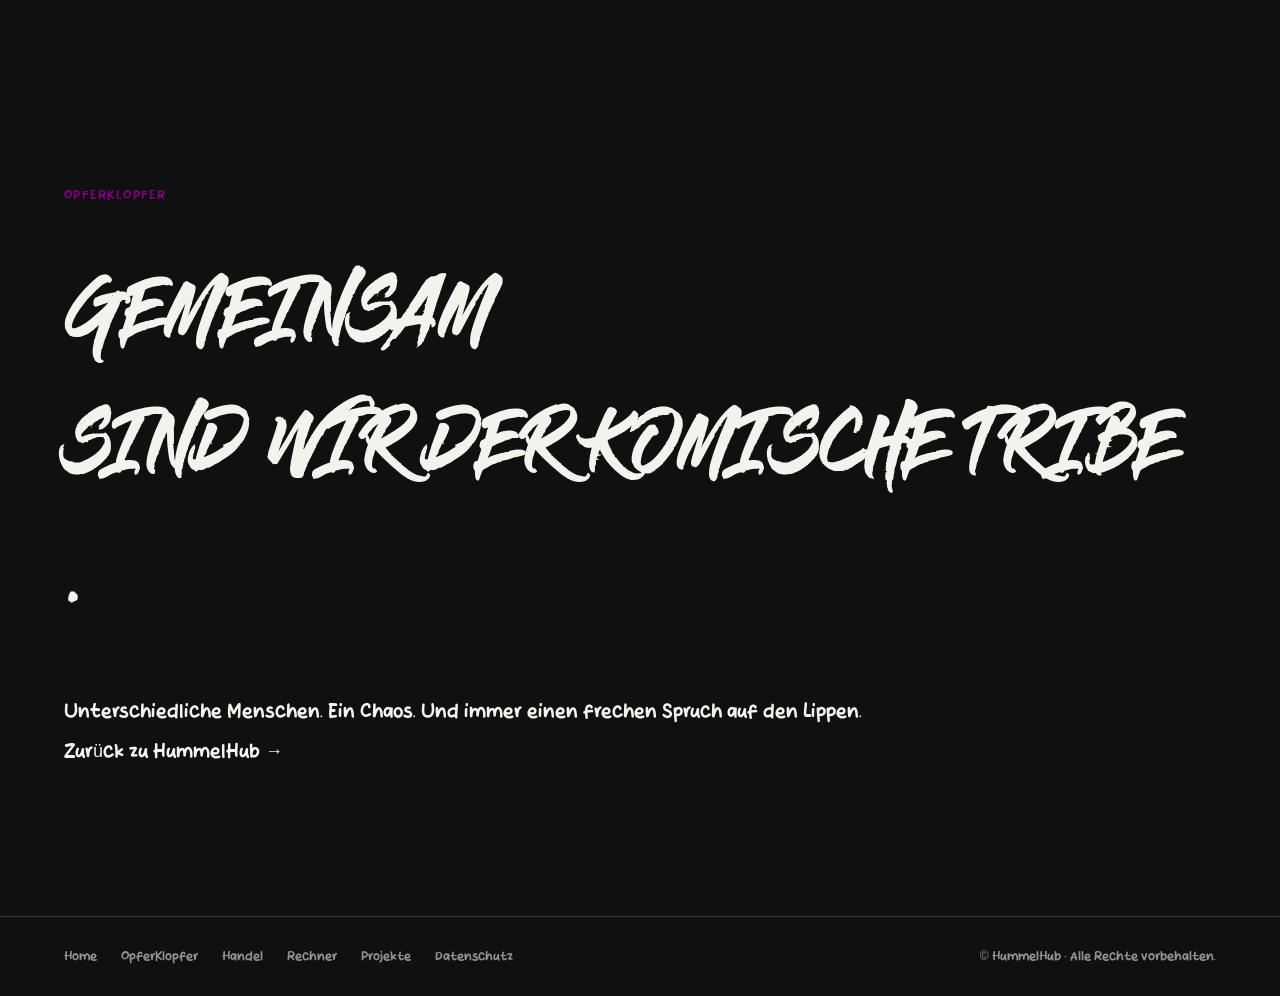
<file: opferklopfer.html>
<!DOCTYPE html>
<html lang="de">

<head>
    <meta charset="UTF-8">
    <meta name="viewport" content="width=device-width, initial-scale=1.0">

    <meta name="description"
        content="OpferKlopfer – Unser Tribe, unsere Gemeinschaft und unsere Abenteuer in ARK: Survival Ascended.">

    <meta name="theme-color" content="#0b090a">

    <title>OpferKlopfer | HummelHub</title>

    <link rel="stylesheet" href="css/style.css">
</head>

<body class="tribe-page">

    <!-- =========================
         HEADER
         ========================= -->

    <header class="site-header" id="top">

        <a href="index.html" class="brand" aria-label="HummelHub Startseite">
            <img
                src="assets/images/Logo_Hummel.png"
                alt="HummelHub Logo"
                class="brand-logo">
        </a>

        <nav class="desktop-nav" aria-label="Hauptnavigation">
            <a href="index.html">Home</a>
            <a href="opferklopfer.html" aria-current="page">OpferKlopfer</a>
            <a href="handel.html">Handel</a>
            <a href="rechner.html">Rechner</a>
            <a href="projekte.html">Projekte</a>
            <a href="index.html#contact">Kontakt</a>
        </nav>

        <button class="menu-toggle"
            aria-label="Menü öffnen"
            aria-expanded="false">
            <span></span>
            <span></span>
        </button>

        <div class="menu-overlay">

            <nav aria-label="Mobile Navigation">
                <a href="index.html">Home</a>
                <a href="opferklopfer.html">OpferKlopfer</a>
                <a href="handel.html">Handel</a>
                <a href="rechner.html">Rechner</a>
                <a href="projekte.html">Projekte</a>
                <a href="index.html#contact">Kontakt</a>
            </nav>

            <p class="menu-note">
                HummelHub · Gemeinsam statt einsam.
            </p>

        </div>

    </header>


    <main>

        <!-- =========================
             01 - TRIBE HERO
             ========================= -->

        <section class="tribe-hero section-pad">

            <div class="tribe-hero-content">

                <span class="eyebrow reveal">
                    HummelHub präsentiert
                </span>

                <h1 class="reveal">
                    OPFER<span>KLOPFER</span>
                </h1>

                <p class="tribe-hero-subtitle reveal">
                    Ein Tribe. Sechs Mitglieder. Unzählige Geschichten.
                </p>

                <p class="tribe-hero-description reveal">
                    Was als gemeinsames Abenteuer begann, ist längst
                    zu einer eigenen kleinen Gemeinschaft geworden.
                    Wir bauen, zähmen, handeln und erleben gemeinsam
                    die Welt von ARK.
                </p>

                <a href="#members" class="tribe-hero-link reveal">
                    Lerne unseren Tribe kennen
                    <span>↓</span>
                </a>

            </div>

            <div class="tribe-hero-decoration" aria-hidden="true">

                <span class="tribe-decoration-number">06</span>

                <span class="tribe-decoration-text">
                    MEMBERS · ONE TRIBE
                </span>

            </div>

        </section>


        <!-- =========================
             02 - ÜBER UNS
             ========================= -->

        <section class="tribe-about section-pad">

            <div class="tribe-about-head">

                <span class="eyebrow reveal">
                    01 / Unsere Gemeinschaft
                </span>

                <h2 class="reveal">
                    MEHR ALS NUR EIN TRIBE.
                </h2>

            </div>

            <div class="tribe-about-content">

                <div class="tribe-about-text reveal">

                    <p>
                        Hinter dem Namen OpferKlopfer stehen sechs
                        Spieler, die ihre gemeinsame Leidenschaft
                        für ARK Ascended verbindet.
                    </p>

                    <p>
                        Jeder bringt seine eigenen Spezialisierungen,
                        Ideen und Hirnzellen mit.
                        Ob beim Bauen gewaltiger Basen, bei der
                        Zucht vieler Kreaturen oder bei gemeinsamen Abenteuern:
                        Jeder steuert seinen Teil zur Gruppe bei!
                    </p>

                    <p>
                        Dabei geht es nicht nur um Fortschritt
                        und Ressourcen. Es sind die gemeinsamen
                        Erlebnisse, die kleinen Katastrophen
                        und die großen Erfolge, die unseren
                        Tribe ausmachen.
                    </p>

                </div>

                <div class="tribe-about-stats reveal">

                    <div class="tribe-stat">
                        <span class="tribe-stat-number">06</span>
                        <span class="tribe-stat-label">Aktiv</span>
                    </div>

                    <div class="tribe-stat">
                        <span class="tribe-stat-number">01</span>
                        <span class="tribe-stat-label">Crazy</span>
                    </div>

                    <div class="tribe-stat">
                        <span class="tribe-stat-number">∞</span>
                        <span class="tribe-stat-label">Lustig</span>
                    </div>

                </div>

            </div>

        </section>


        <!-- =========================
             03 - MITGLIEDER
             ========================= -->

        <section class="tribe-members section-pad" id="members">

            <div class="tribe-members-head">

                <span class="eyebrow reveal">
                    02 / Die Menschen dahinter
                </span>

                <h2 class="reveal">
                    UNSER TRIBE.
                </h2>

                <p class="reveal">
                    Sechs komische Leute. Unterschiedliche
                    Spezialisierungen. Eine gemeinsame Leidenschaft.
                </p>

            </div>


            <div class="project-grid tribe-member-grid">


                <!-- MITGLIED 01 - JOHNI -->

                <article class="project-card tribe-member-card reveal"
                    style="--member-highlight: #800000;">

                    <div class="project-art art-one">

                        <span>01</span>

                        <div class="art-shape"></div>

                        <div class="member-image-placeholder">
                            <span>MITGLIEDERFOTO</span>
                        </div>

                    </div>

                    <div class="project-meta">

                        <span class="member-role">
                            TRIBE- ZUCHTMEISTER
                        </span>

                        <h3>Johni</h3>

                        <p>
                            Moin, Meister. Alles was nicht bei 3 auf dem Baum ist wird von mir zur Zucht missbraucht.
                        </p>

                    </div>

                </article>


                <!-- MITGLIED 02 - QUAXIL -->

                <article class="project-card tribe-member-card reveal"
                    style="--member-highlight: #800000;">

                    <div class="project-art art-two">

                        <span>02</span>

                        <div class="art-shape"></div>

                        <div class="member-image-placeholder">
                            <span>MITGLIEDERFOTO</span>
                        </div>

                    </div>

                    <div class="project-meta">

                        <span class="member-role">
                            TRIBE - FARMER
                        </span>

                        <h3>Quaxil</h3>

                        <p>
                            Hi ich bin die Bitch vom Tribe. Ich sammel alles was gebraucht wird.
                        </p>

                    </div>

                </article>


                <!-- MITGLIED 03 - CHEAT -->

                <article class="project-card tribe-member-card reveal"
                    style="--member-highlight: #800000;">

                    <div class="project-art art-one">

                        <span>03</span>

                        <div class="art-shape"></div>

                        <div class="member-image-placeholder">
                            <span>MITGLIEDERFOTO</span>
                        </div>

                    </div>

                    <div class="project-meta">

                        <span class="member-role">
                            TRIBE - FAULPELZ
                        </span>

                        <h3>Cheat</h3>

                        <p>
                            Hallo, ich bin die kleine Made im Speck mit den Eiern an der Wand 😂
                        </p>

                    </div>

                </article>


                <!-- MITGLIED 04 - HÜMMELCHEN -->

                <article class="project-card tribe-member-card reveal"
                    style="--member-highlight: #800000;">

                    <div class="project-art art-two">

                        <span>04</span>

                        <div class="art-shape"></div>

                        <div class="member-image-placeholder">
                            <span>MITGLIEDERFOTO</span>
                        </div>

                    </div>

                    <div class="project-meta">

                        <span class="member-role">
                            TRIBE - BAUMEISTERIN
                        </span>

                        <h3>Hummelchen</h3>

                        <p>
                            Ich bin klein, fett und flauschig 🐝 
                            Wenn du Hilfe brauchst, bist bei mir meist an der richtigen Stelle...
                            vorausgesetzt ich habe gute Laune 😉
                        </p>

                    </div>

                </article>


                <!-- MITGLIED 05 - ANJANKA -->

                <article class="project-card tribe-member-card reveal"
                    style="--member-highlight: #800000;">

                    <div class="project-art art-one">

                        <span>05</span>

                        <div class="art-shape"></div>

                        <div class="member-image-placeholder">
                            <span>MITGLIEDERFOTO</span>
                        </div>

                    </div>

                    <div class="project-meta">

                        <span class="member-role">
                            TRIBE - BITCH
                        </span>

                        <h3>AnJanka</h3>

                        <p>
                            Dem Ingenieur ist nix zu schwer!
                        </p>

                    </div>

                </article>


                <!-- MITGLIED 06 - SLIZCER -->

                <article class="project-card tribe-member-card reveal"
                    style="--member-highlight: #800000;">

                    <div class="project-art art-two">

                        <span>06</span>

                        <div class="art-shape"></div>

                        <div class="member-image-placeholder">
                            <span>MITGLIEDERFOTO</span>
                        </div>

                    </div>

                    <div class="project-meta">

                        <span class="member-role">
                            TRIBE - ZUCHTLEHRLING
                        </span>

                        <h3>Slizcer</h3>

                        <p>
                            Ich bums alles was nicht bei 1 versteckt ist.
                        </p>

                    </div>

                </article>


            </div>

        </section>


        <!-- =========================
             04 - ABSCHLUSS
             ========================= -->

        <section class="tribe-closing section-pad">

            <div class="tribe-closing-content reveal">

                <span class="eyebrow">
                    OPFERKLOPFER
                </span>

                <h2>
                    GEMEINSAM<br>
                    SIND  WIR  DER  KOMISCHE  TRIBE .
                </h2>

                <p>
                    Unterschiedliche Menschen. Ein Chaos.
                    Und immer einen frechen Spruch auf den Lippen.
                </p>

                <a href="index.html" class="tribe-closing-link">
                    Zurück zu HummelHub
                    <span>→</span>
                </a>

            </div>

        </section>

    </main>


    <!-- =========================
         FOOTER
         ========================= -->

    <footer class="site-footer">

        <div class="footer-links">

            <a href="index.html">Home</a>
            <a href="opferklopfer.html">OpferKlopfer</a>
            <a href="handel.html">Handel</a>
            <a href="rechner.html">Rechner</a>
            <a href="projekte.html">Projekte</a>
            <a href="datenschutz.html">Datenschutz</a>

        </div>

        <p>
            © HummelHub · Alle Rechte vorbehalten.
        </p>

    </footer>


    <!-- =========================
         JAVASCRIPT
         ========================= -->

    <script src="js/main.js"></script>

</body>
</html>
</file>
<file: css/style.css>
/* =========================================================
   HUMMELHUB — Designsystem & Animationen
   Responsive Layouts, zentrale Typografie und Reduced Motion
   ========================================================= */


/* =========================
   SCHRIFTARTEN
   ========================= */

@font-face {
    font-family: "Gloss and Blooms";
    src: url("../assets/fonts/GlossAndBlooms.ttf") format("truetype");
    font-weight: 400;
    font-style: normal;
    font-display: swap;
}

@font-face {
    font-family: "Cheflat";
    src: url("../assets/fonts/Cheflat.ttf") format("truetype");
    font-weight: 400;
    font-style: normal;
    font-display: swap;
}


/* =========================
   FARBEN, SCHRIFTEN & VARIABLEN
   ========================= */

:root {
    /* Grundfarben – unverändert */
    --color-bg: #101010;
    --color-surface: #191919;
    --color-text: #F4F2ED;
    --color-muted: #92918D;
    --color-accent: #800080;
    --color-line: rgba(255, 255, 255, .16);

    /* Schriftarten */
    --font-body: "Cheflat", sans-serif;
    --font-display: "Gloss and Blooms", sans-serif;

    /* Überschriften – Desktop */
    --font-size-h1: 80px;
    --font-size-h2: 60px;
    --font-size-h3: 30px;
    --font-size-h4: 26px;
    --font-size-h5: 22px;
    --font-size-h6: 18px;

    /* Fließtext – Desktop */
    --font-size-body: 18px;
    --font-size-intro-text: 18px;
    --font-size-hero-copy: 18px;

    /* Navigation und Branding */
    --font-size-brand: 27px;
    --font-size-brand-mark: 30px;
    --font-size-navigation: 16px;
    --font-size-menu-link: 22px;
    --font-size-menu-number: 13px;
    --font-size-menu-note: 13px;

    /* Hero */
    --font-size-hero: var(--font-size-h1);
    --font-size-hero-eyebrow: 20px;
    --font-size-hero-index: 12px;
    --font-size-circle-link: 24px;

    /* Inhaltsbereiche */
    --font-size-eyebrow: 12px;
    --font-size-text-link: 14px;

    /* Services */
    --font-size-service-title: 48px;
    --font-size-service-number: 12px;
    --font-size-service-arrow: 24px;

    /* Projekte */
    --font-size-project-label: 12px;
    --font-size-project-title: 22px;
    --font-size-project-meta: 12px;

    /* Kontakt */
    --font-size-contact-button: 15px;
    --font-size-contact-icon: 20px;
    --font-size-contact-hint: 12px;

    /* Footer */
    --font-size-footer: 12px;

    /* Layout */
    --container: 1440px;
    --gutter: clamp(1.25rem, 5vw, 5.5rem);

    /* Animationen */
    --ease-out: cubic-bezier(.16, 1, .3, 1);
    --ease-inout: cubic-bezier(.76, 0, .24, 1);
}


/* =========================
   GRUNDEINSTELLUNGEN
   ========================= */

*, *::before, *::after {
    box-sizing: border-box;
}

html {
    scroll-behavior: smooth;
    background: var(--color-bg);
}

body {
    margin: 0;
    color: var(--color-text);
    background: var(--color-bg);
    font-family: var(--font-body);
    font-size: var(--font-size-body);
    -webkit-font-smoothing: antialiased;
    overflow-x: clip;
}

/* Überschriften */

h1, h2 {
    font-family: var(--font-display);
}

h3, h4, h5, h6 {
    font-family: var(--font-body);
}

h1 {
    font-size: var(--font-size-h1);
}

h2 {
    font-size: var(--font-size-h2);
}

h3 {
    font-size: var(--font-size-h3);
}

h4 {
    font-size: var(--font-size-h4);
}

h5 {
    font-size: var(--font-size-h5);
}

h6 {
    font-size: var(--font-size-h6);
}

body.menu-open {
    overflow: hidden;
}

a {
    color: inherit;
    text-decoration: none;
}

button {
    color: inherit;
    font: inherit;
}

::selection {
    color: var(--color-text);
    background: var(--color-accent);
}


/* =========================
   HEADER & NAVIGATION
   ========================= */

.site-header {
    position: fixed;
    z-index: 100;
    inset: 0 0 auto;
    height: 76px;
    display: flex;
    align-items: center;
    justify-content: space-between;
    padding-inline: var(--gutter);
    border-bottom: 1px solid transparent;
    transition: background .4s ease, border-color .4s ease, height .4s ease;
}

.site-header.is-scrolled {
    height: 76px;
    background: rgba(16, 16, 16, .88);
    border-color: var(--color-line);
    backdrop-filter: blur(18px);
}

.brand {
    display: inline-flex;
    align-items: center;
    gap: .65rem;
    font: 700 var(--font-size-brand) var(--font-display);
    letter-spacing: -.02em;
    position: relative;
    z-index: 102;
    white-space: nowrap;
}

.brand-logo {
    display: block;
    width: auto;
    height: 46px;
    max-width: 64px;
    object-fit: contain;
    flex-shrink: 0;
}

.brand-light {
    color: var(--color-muted);
    font-weight: 400;
}

.desktop-nav {
    display: flex;
    align-items: center;
    gap: clamp(1rem, 2vw, 2rem);
}

.desktop-nav a {
    font-family: var(--font-body);
    font-size: var(--font-size-navigation);
    color: #D0CFCA;
    position: relative;
    white-space: nowrap;
    transition: color .25s ease;
}

.desktop-nav a::after {
    content: "";
    position: absolute;
    left: 0;
    bottom: -.45rem;
    width: 100%;
    height: 1px;
    background: var(--color-accent);
    transform: scaleX(0);
    transform-origin: right;
    transition: transform .45s var(--ease-out);
}

.desktop-nav a:hover {
    color: var(--color-accent);
}

.desktop-nav a:hover::after {
    transform: scaleX(1);
    transform-origin: left;
}


/* =========================
   MOBILE MENÜ BUTTON
   ========================= */

.menu-toggle {
    display: none;
    width: 44px;
    height: 44px;
    border: 1px solid var(--color-line);
    border-radius: 50%;
    background: transparent;
    cursor: pointer;
    position: relative;
    z-index: 102;
}

.menu-toggle span {
    position: absolute;
    left: 12px;
    width: 18px;
    height: 1px;
    background: var(--color-text);
    transition: transform .45s var(--ease-out), top .45s var(--ease-out);
}

.menu-toggle span:first-child {
    top: 17px;
}

.menu-toggle span:last-child {
    top: 24px;
}

.menu-toggle[aria-expanded="true"] span:first-child {
    top: 21px;
    transform: rotate(45deg);
}

.menu-toggle[aria-expanded="true"] span:last-child {
    top: 21px;
    transform: rotate(-45deg);
}


/* =========================
   KOMPAKTES BURGER-DROPDOWN
   ========================= */

.menu-overlay {
    position: fixed;
    z-index: 99;
    top: 76px;
    right: var(--gutter);
    left: auto;

    width: min(380px, calc(100vw - 2 * var(--gutter)));
    max-height: calc(100svh - 92px);

    display: flex;
    flex-direction: column;
    justify-content: flex-start;

    padding: 1.25rem 1.5rem 1.5rem;

    background: rgba(25, 25, 25, .97);
    color: var(--color-text);

    border: 1px solid var(--color-line);
    border-top: 1px solid rgba(128, 0, 128, .65);
    border-radius: 0 0 12px 12px;

    box-shadow: 0 18px 45px rgba(0, 0, 0, .4);
    backdrop-filter: blur(18px);

    overflow-y: auto;

    clip-path: inset(0 0 100% 0);
    visibility: hidden;

    transition:
        clip-path .55s var(--ease-inout),
        visibility .55s;
}

.menu-overlay.is-open {
    clip-path: inset(0);
    visibility: visible;
}

.menu-overlay nav {
    display: flex;
    flex-direction: column;
    width: 100%;
    margin-inline: auto;
}

.menu-overlay nav a {
    display: flex;
    align-items: center;
    justify-content: space-between;
    padding: .65em 0;
    border-bottom: 1px solid rgba(255, 255, 255, .12);

    font: 500 var(--font-size-menu-link)/1.2 var(--font-body);
    letter-spacing: -.025em;

    overflow: visible;
    transform: translateY(20px);
    opacity: 0;

    transition:
        transform .5s var(--ease-out),
        opacity .4s ease,
        color .25s ease;
}

.menu-overlay nav a:hover {
    color: var(--color-accent);
}

.menu-overlay.is-open nav a {
    transform: translateY(0);
    opacity: 1;
}

.menu-overlay.is-open nav a:nth-child(1) {
    transition-delay: .08s;
}

.menu-overlay.is-open nav a:nth-child(2) {
    transition-delay: .13s;
}

.menu-overlay.is-open nav a:nth-child(3) {
    transition-delay: .18s;
}

.menu-overlay.is-open nav a:nth-child(4) {
    transition-delay: .23s;
}

.menu-overlay.is-open nav a:nth-child(5) {
    transition-delay: .28s;
}

.menu-overlay.is-open nav a:nth-child(6) {
    transition-delay: .33s;
}

.menu-overlay nav a span {
    font: 500 var(--font-size-menu-number) var(--font-body);
    color: var(--color-muted);
}

.menu-note {
    width: 100%;
    margin: 1.25rem auto 0;
    font-size: var(--font-size-menu-note);
    color: var(--color-muted);
    opacity: .7;
}


/* =========================
   HERO
   ========================= */

.hero {
    min-height: min(900px, 100svh);
    height: 100svh;
    position: relative;
    display: flex;
    align-items: center;
    overflow: hidden;
    isolation: isolate;
}

.hero-media,
.hero-gradient,
.hero-grid {
    position: absolute;
    inset: 0;
}

.hero-media {
    z-index: -1;
    background: radial-gradient(ellipse at 70% 48%, #302033 0%, #1B1420 26%, #101010 68%);
    overflow: hidden;
}

.hero-gradient {
    background:
        linear-gradient(90deg, rgba(16, 16, 16, .88), rgba(16, 16, 16, .2) 75%),
        linear-gradient(0deg, #101010 0%, transparent 32%);
}

.hero-grid {
    opacity: .13;
    background-image:
        linear-gradient(rgba(255, 255, 255, .13) 1px, transparent 1px),
        linear-gradient(90deg, rgba(255, 255, 255, .13) 1px, transparent 1px);
    background-size: 9vw 9vw;
    mask-image: linear-gradient(90deg, black, transparent 80%);
}

.hero-content {
    width: min(100%, var(--container));
    padding: 120px var(--gutter) 80px;
    margin: auto;
}

.eyebrow {
    margin: 0 0 1.4rem;
    color: var(--color-accent);
    font: 500 var(--font-size-eyebrow)/1.5 var(--font-body);
    letter-spacing: .12em;
    text-transform: uppercase;
}

.hero-title {
    margin: 0;
    display: flex;
    flex-direction: column;
    font: 500 var(--font-size-hero)/1.2 var(--font-display);
    letter-spacing: -.04em;
    padding-block: .08em;
}

.hero-title span {
    display: block;
    overflow: visible;
}

.hero-title span > span,
.hero-title .word {
    display: inline-block;
}

.outline {
    color: transparent;
    -webkit-text-stroke: 1px rgba(244, 242, 237, .75);
}

.hero-bottom {
    display: flex;
    justify-content: space-between;
    align-items: flex-end;
    margin-top: 4rem;
}

.hero-copy {
    color: #D1D0CA;
    font-size: var(--font-size-hero-copy);
    line-height: 1.65;
    margin: 0;
}

.circle-link {
    display: grid;
    place-items: center;
    width: 64px;
    height: 64px;
    border: 1px solid rgba(255, 255, 255, .5);
    border-radius: 50%;
    font-size: var(--font-size-circle-link);
    transition: background .35s ease, color .35s ease, transform .35s ease;
}

.circle-link:hover {
    color: var(--color-text);
    background: var(--color-accent);
    border-color: var(--color-accent);
    transform: translateY(4px);
}

.hero-index {
    position: absolute;
    right: var(--gutter);
    bottom: 2rem;
    font: var(--font-size-hero-index) var(--font-body);
    color: var(--color-muted);
}

.hero-index span {
    color: var(--color-accent);
    padding-inline: .35rem;
}


/* =========================
   ALLGEMEINE SEKTIONSABSTÄNDE
   ========================= */

.section-pad {
    padding: clamp(6rem, 12vw, 12rem) var(--gutter);
}


/* =========================
   INTRO
   ========================= */

.intro {
    max-width: var(--container);
    margin: auto;
}

/* Bereichsüberschriften 01–04 */

.intro h2,
.section-heading h2,
.projects-head h2,
.contact h2 {
    margin: 0;
    font: 500 var(--font-size-h2)/1.2 var(--font-display);
    letter-spacing: -.035em;
    padding-block: .08em;
}

.muted {
    color: #777773;
}

/* Einleitungstext mit einzelnen Absätzen */

.intro-foot {
    display: flex;
    flex-direction: column;
    align-items: flex-start;
    justify-content: flex-start;
    gap: 1.5rem;
    margin: 4rem 0 0 auto;
    max-width: 850px;
}

.intro-foot p {
    display: block;
    width: 100%;
    max-width: 550px;
    flex: none;
    margin: 0;
    color: #B4B3AE;
    font-size: var(--font-size-intro-text);
    line-height: 1.8;
}

.text-link {
    white-space: nowrap;
    font-size: var(--font-size-text-link);
    border-bottom: 1px solid var(--color-accent);
    padding-bottom: .5rem;
}

.text-link span {
    color: var(--color-accent);
    margin-left: .6rem;
}


/* =========================
   BEREICHE / SERVICES
   ========================= */

.services {
    background: #292929;
    color: var(--color-text);
}

.section-heading {
    max-width: var(--container);
    margin: 0 auto 5rem;
}

.section-heading .eyebrow {
    color: var(--color-muted);
}

.service-list {
    max-width: var(--container);
    margin: auto;
    border-top: 1px solid var(--color-line);
}

.service-item {
    display: grid;
    grid-template-columns: 80px 1fr 40px;
    align-items: center;
    gap: 1.5rem;
    padding: 1.7rem 0;
    border-bottom: 1px solid var(--color-line);
    position: relative;
    overflow: hidden;
}

.service-item::before {
    content: "";
    position: absolute;
    inset: 0;
    background: var(--color-accent);
    transform: translateY(101%);
    transition: transform .65s var(--ease-out);
    z-index: 0;
}

.service-item:hover::before {
    transform: translateY(0);
}

.service-num,
.service-item h3,
.service-arrow {
    position: relative;
    z-index: 1;
}

.service-num {
    font-size: var(--font-size-service-number);
    color: var(--color-muted);
    transition: color .4s ease;
}

.service-item h3 {
    margin: 0;
    font: 500 var(--font-size-service-title)/1.2 var(--font-body);
    letter-spacing: -.025em;
    padding-block: .08em;
    transition: transform .5s var(--ease-out);
}

.service-arrow {
    font-size: var(--font-size-service-arrow);
    transition: transform .5s var(--ease-out);
}

.service-item:hover h3 {
    transform: translateX(12px);
}

.service-item:hover .service-arrow {
    transform: rotate(45deg);
}

.service-item:hover .service-num {
    color: var(--color-text);
}


/* =========================
   PROJEKTE
   ========================= */

.projects {
    max-width: var(--container);
    margin: auto;
}

.projects-head {
    margin-bottom: 4.5rem;
}

.project-grid {
    display: grid;
    grid-template-columns: 1.35fr 1fr;
    align-items: start;
    gap: 3rem;
}

.project-card:nth-child(2) {
    margin-top: 7rem;
}

.project-art {
    position: relative;
    overflow: hidden;
    aspect-ratio: 1.18;
    display: grid;
    place-items: center;
    background: #222;
}

.project-art > span {
    position: absolute;
    left: 1.25rem;
    top: 1.25rem;
    font: var(--font-size-project-label) var(--font-body);
    color: rgba(255, 255, 255, .6);
    z-index: 2;
}

.art-one {
    background: radial-gradient(circle at 60% 45%, #800080, #45304D 35%, #24202B 75%);
}

.art-two {
    background: radial-gradient(circle at 35% 60%, #7F9E9D, #304849 35%, #192326 75%);
}

.art-shape {
    width: 44%;
    aspect-ratio: 1;
    border: 1px solid rgba(255, 255, 255, .65);
    border-radius: 50%;
    position: relative;
    transition: transform 1s var(--ease-out);
}

.art-shape::before,
.art-shape::after {
    content: "";
    position: absolute;
    inset: 15%;
    border: 1px solid rgba(255, 255, 255, .5);
    transform: rotate(45deg);
}

.art-shape::after {
    transform: rotate(-25deg) scaleX(.6);
}

.project-card:hover .art-shape {
    transform: scale(1.22) rotate(18deg);
}

.project-meta {
    display: flex;
    justify-content: space-between;
    align-items: baseline;
    gap: 1rem;
    padding-top: 1.2rem;
}

.project-meta h3 {
    margin: 0;
    font: 500 var(--font-size-project-title)/1.3 var(--font-body);
}

.project-meta p {
    margin: 0;
    color: var(--color-muted);
    font-size: var(--font-size-project-meta);
}


/* =========================================================
   OPFERKLOPFER — MITGLIEDERKARTEN
   Einheitliche Größen, Abstände und Dunkelrot-Akzente
   ========================================================= */

.tribe-page {
    --member-highlight: #800000;
}

/* Mitglieder-Raster */

.tribe-page .tribe-member-grid {
    display: grid;
    grid-template-columns: repeat(3, minmax(0, 1fr));
    grid-auto-rows: 1fr;
    align-items: stretch;
    gap: 2.5rem;
}

/* Einheitliche Karten */

.tribe-page .tribe-member-card {
    display: flex;
    flex-direction: column;
    width: 100%;
    height: 100%;
    min-width: 0;
    margin: 0;
}

/* Vorherige Verschiebung der zweiten Karte aufheben */

.tribe-page .tribe-member-card:nth-child(2) {
    margin-top: 0;
}

/* Einheitliche Bildbereiche */

.tribe-page .tribe-member-card .project-art {
    width: 100%;
    aspect-ratio: 1 / 1;
    flex: 0 0 auto;
    display: grid;
    place-items: center;
    overflow: hidden;
    background:
        radial-gradient(
            circle at 50% 45%,
            #650000 0%,
            #390000 38%,
            #191010 100%
        );
    border: 1px solid rgba(128, 0, 0, .4);
}

/* Einheitliche Nummerierung */

.tribe-page .tribe-member-card .project-art > span {
    color: rgba(255, 255, 255, .65);
}

/* Dekorative Formen */

.tribe-page .tribe-member-card .art-shape {
    width: 42%;
    border-color: rgba(180, 60, 60, .65);
}

.tribe-page .tribe-member-card .art-shape::before,
.tribe-page .tribe-member-card .art-shape::after {
    border-color: rgba(180, 60, 60, .5);
}

/* Platzhalter für Mitgliederfotos */

.tribe-page .member-image-placeholder {
    position: absolute;
    inset: 0;
    display: flex;
    align-items: center;
    justify-content: center;
    z-index: 1;
}

.tribe-page .member-image-placeholder span {
    padding: .6rem 1rem;
    border: 1px solid rgba(255, 255, 255, .3);
    color: rgba(255, 255, 255, .65);
    font-size: 11px;
    letter-spacing: .12em;
    text-align: center;
}

/* Einheitlicher Textbereich */

.tribe-page .tribe-member-card .project-meta {
    display: flex;
    flex: 1;
    flex-direction: column;
    align-items: flex-start;
    justify-content: flex-start;
    gap: .75rem;
    padding: 1.4rem 0 0;
}

/* Rollenbezeichnung */

.tribe-page .tribe-member-card .member-role {
    color: var(--member-highlight);
    font-size: 11px;
    letter-spacing: .12em;
    text-transform: uppercase;
}

/* Mitgliedernamen */

.tribe-page .tribe-member-card .project-meta h3 {
    margin: 0;
    color: var(--color-text);
    font-size: var(--font-size-project-title);
    line-height: 1.3;
}

/* Beschreibungstexte */

.tribe-page .tribe-member-card .project-meta p {
    width: 100%;
    margin: 0;
    color: var(--color-muted);
    font-size: var(--font-size-project-meta);
    line-height: 1.7;
}

/* Dezente Hervorhebung beim Darüberfahren */

@media (hover: hover) and (pointer: fine) {
    .tribe-page .tribe-member-card:hover .project-art {
        border-color: var(--member-highlight);
    }

    .tribe-page .tribe-member-card:hover .member-role {
        color: #B34A4A;
    }
}


/* =========================
   KONTAKT
   ========================= */

.contact {
    background: var(--color-accent);
    color: var(--color-text);
}

.contact .eyebrow {
    color: rgba(255, 255, 255, .7);
}

.contact h2 {
    max-width: 1100px;
}

.contact .muted {
    color: rgba(255, 255, 255, .55);
}

.contact-link {
    display: inline-flex;
    align-items: center;
    gap: 2rem;
    margin-top: 3.5rem;
    padding: 1.1rem 1.5rem;
    border: 1px solid rgba(255, 255, 255, .45);
    border-radius: 100px;
    font-size: var(--font-size-contact-button);
    transition: color .3s ease, background .3s ease, transform .3s ease;
}

.contact-link:hover {
    color: var(--color-accent);
    background: var(--color-text);
    transform: translateY(-3px);
}

.contact-link span {
    font-size: var(--font-size-contact-icon);
}

.contact-hint {
    margin: 1rem 0 0;
    font-size: var(--font-size-contact-hint);
    color: rgba(255, 255, 255, .62);
}


/* =========================
   FOOTER
   ========================= */

.site-footer {
    display: flex;
    align-items: center;
    justify-content: space-between;
    gap: 2rem;
    padding: 2rem var(--gutter);
    border-top: 1px solid var(--color-line);
}

.site-footer .brand-logo {
    width: 38px;
    height: 38px;
    min-width: 38px;
    max-width: 38px;
    flex-basis: 38px;
}

.site-footer p {
    margin: 0;
    color: var(--color-muted);
    font-size: var(--font-size-footer);
}

.footer-links {
    display: flex;
    gap: 1.5rem;
    font-size: var(--font-size-footer);
    color: var(--color-muted);
}

.footer-links a:hover {
    color: var(--color-accent);
}


/* =========================
   SCROLL-REVEAL ANIMATIONEN
   ========================= */

.js-ready .reveal {
    opacity: 0;
    transform: translateY(32px);
    transition: opacity .9s var(--ease-out), transform .9s var(--ease-out);
}

.js-ready .reveal.is-visible {
    opacity: 1;
    transform: translateY(0);
}

.js-ready .hero-title span {
    clip-path: inset(-10% -5% -15% -5%);
    transform: translateY(28px);
    opacity: 0;
    transition: clip-path 1s var(--ease-out), transform 1s var(--ease-out), opacity 1s ease;
}

.js-ready .hero-title.is-visible span {
    clip-path: inset(-10% -5% -15% -5%);
    transform: translateY(0);
    opacity: 1;
}

.js-ready .hero-title span:nth-child(2) {
    transition-delay: .12s;
}

.js-ready .hero-title span:nth-child(3) {
    transition-delay: .24s;
}


/* =========================
   HOVER-EFFEKTE
   ========================= */

@media (hover: hover) and (pointer: fine) {
    .project-art {
        cursor: pointer;
    }
}


/* =========================
   TABLET
   ========================= */

@media (max-width: 900px) {
    :root {
        /* Überschriften */
        --font-size-h1: clamp(52px, 7vw, 68px);
        --font-size-h2: clamp(42px, 5.5vw, 54px);
        --font-size-h3: clamp(25px, 3.5vw, 29px);
        --font-size-h4: clamp(23px, 3vw, 25px);
        --font-size-h5: clamp(20px, 2.5vw, 22px);
        --font-size-h6: clamp(17px, 2vw, 18px);

        /* Fließtext */
        --font-size-body: clamp(16px, 2vw, 17px);
        --font-size-intro-text: clamp(16px, 2vw, 17px);

        /* Hero */
        --font-size-hero: clamp(52px, 7vw, 68px);
        --font-size-hero-copy: clamp(15px, 2vw, 16px);

        /* Navigation */
        --font-size-brand: 24px;
        --font-size-navigation: clamp(12px, 1.4vw, 15px);
        --font-size-menu-link: 21px;

        /* Services und Projekte */
        --font-size-service-title: clamp(30px, 4vw, 40px);
        --font-size-project-title: 20px;
    }

    .site-header {
        height: 72px;
    }

    .site-header.is-scrolled {
        height: 72px;
    }

    .brand-logo {
        display: block;
        width: 46px;
        height: 46px;
        min-width: 46px;
        max-width: 46px;
        object-fit: contain;
        object-position: center;
        flex: 0 0 46px;
    }

    .desktop-nav {
        gap: .8rem;
    }

    .project-grid {
        grid-template-columns: 1fr 1fr;
    }

    .project-card:nth-child(2) {
        margin-top: 4rem;
    }

    /* Tribe-Mitglieder: zwei gleich breite Spalten */

    .tribe-page .tribe-member-grid {
        grid-template-columns: repeat(2, minmax(0, 1fr));
        grid-auto-rows: 1fr;
        gap: 2rem;
    }

    .tribe-page .tribe-member-card:nth-child(2) {
        margin-top: 0;
    }
}


/* =========================
   MOBILE
   ========================= */

@media (max-width: 700px) {
    :root {
        /* Überschriften */
        --font-size-h1: clamp(38px, 9vw, 52px);
        --font-size-h2: clamp(32px, 7.5vw, 44px);
        --font-size-h3: clamp(23px, 6vw, 28px);
        --font-size-h4: clamp(21px, 5vw, 24px);
        --font-size-h5: clamp(19px, 4.5vw, 21px);
        --font-size-h6: 17px;

        /* Fließtext */
        --font-size-body: 16px;
        --font-size-intro-text: 16px;

        /* Hero */
        --font-size-hero: clamp(38px, 9vw, 52px);
        --font-size-hero-copy: 15px;

        /* Navigation und Beschriftungen */
        --font-size-eyebrow: 11px;
        --font-size-menu-link: 20px;
        --font-size-menu-number: 12px;

        /* Services und Projekte */
        --font-size-service-title: clamp(23px, 6vw, 30px);
        --font-size-project-title: 20px;
        --font-size-project-meta: 12px;

        /* Weitere Elemente */
        --font-size-circle-link: 21px;
        --font-size-footer: 11px;
    }

    .site-header {
        height: 72px;
    }

    .site-header.is-scrolled {
        height: 72px;
    }

    .brand {
        font-size: 24px;
    }

    .brand-logo {
        height: 40px;
        max-width: 54px;
    }

    .desktop-nav {
        display: none;
    }

    .menu-toggle {
        display: block;
    }

    .menu-overlay {
        top: 72px;
        max-height: calc(100svh - 88px);
        padding: 1rem 1.25rem 1.25rem;
    }

    .menu-note {
        margin-top: 1rem;
    }

    .hero {
        min-height: 760px;
        height: 100svh;
    }

    .hero-content {
        padding-top: 110px;
        padding-bottom: 70px;
    }

    .hero-title {
        line-height: 1.2;
        letter-spacing: -.035em;
        padding-block: .08em;
    }

    .hero-bottom {
        margin-top: 3rem;
    }

    .circle-link {
        width: 52px;
        height: 52px;
    }

    .hero-index {
        bottom: 1.25rem;
    }

    .intro-foot {
        align-items: flex-start;
        flex-direction: column;
        gap: 2rem;
        margin-top: 2.5rem;
    }

    .intro-foot p {
        max-width: 100%;
    }

    .section-heading {
        margin-bottom: 3rem;
    }

    .service-item {
        grid-template-columns: 35px 1fr 24px;
        gap: .75rem;
        padding: 1.35rem 0;
    }

    .project-grid {
        grid-template-columns: 1fr;
        gap: 2.5rem;
    }

    .project-card:nth-child(2) {
        margin-top: 0;
    }

    /* Tribe-Mitglieder: eine Spalte */

    .tribe-page .tribe-member-grid {
        grid-template-columns: minmax(0, 1fr);
        grid-auto-rows: auto;
        gap: 2.5rem;
    }

    .tribe-page .tribe-member-card {
        height: auto;
    }

    .tribe-page .tribe-member-card .project-art {
        aspect-ratio: 1.1;
    }

    .tribe-page .tribe-member-card .project-meta {
        min-height: 140px;
    }

    .project-art {
        aspect-ratio: 1.1;
    }

    .project-meta {
        flex-direction: row;
        align-items: baseline;
    }

    .contact-link {
        margin-top: 2.5rem;
    }

    .site-footer {
        flex-wrap: wrap;
        gap: 1.25rem;
    }

    .site-footer .brand-logo {
        height: 34px;
        max-width: 48px;
    }

    .site-footer p {
        order: 3;
        width: 100%;
    }
}


/* =========================
   KLEINE SMARTPHONES
   ========================= */

@media (max-width: 420px) {
    :root {
        /* Überschriften */
        --font-size-h1: clamp(34px, 10vw, 44px);
        --font-size-h2: clamp(29px, 7vw, 36px);
        --font-size-h3: clamp(21px, 6vw, 25px);
        --font-size-h4: 20px;
        --font-size-h5: 18px;
        --font-size-h6: 16px;

        /* Hero */
        --font-size-hero: clamp(34px, 10vw, 44px);
        --font-size-hero-copy: 14px;

        /* Services */
        --font-size-service-title: clamp(21px, 6vw, 25px);
    }

    .hero-title {
        line-height: 1.2;
        letter-spacing: -.035em;
        padding-block: .08em;
    }

    .project-meta {
        flex-direction: column;
        gap: .35rem;
    }

    .footer-links {
        gap: 1rem;
    }
}


/* =========================
   REDUCED MOTION
   ========================= */

@media (prefers-reduced-motion: reduce) {
    *,
    *::before,
    *::after {
        scroll-behavior: auto !important;
        animation-duration: .01ms !important;
        animation-iteration-count: 1 !important;
        transition-duration: .01ms !important;
    }

    .js-ready .reveal,
    .js-ready .hero-title span {
        opacity: 1;
        transform: none;
        clip-path: none;
    }
}
</file>
